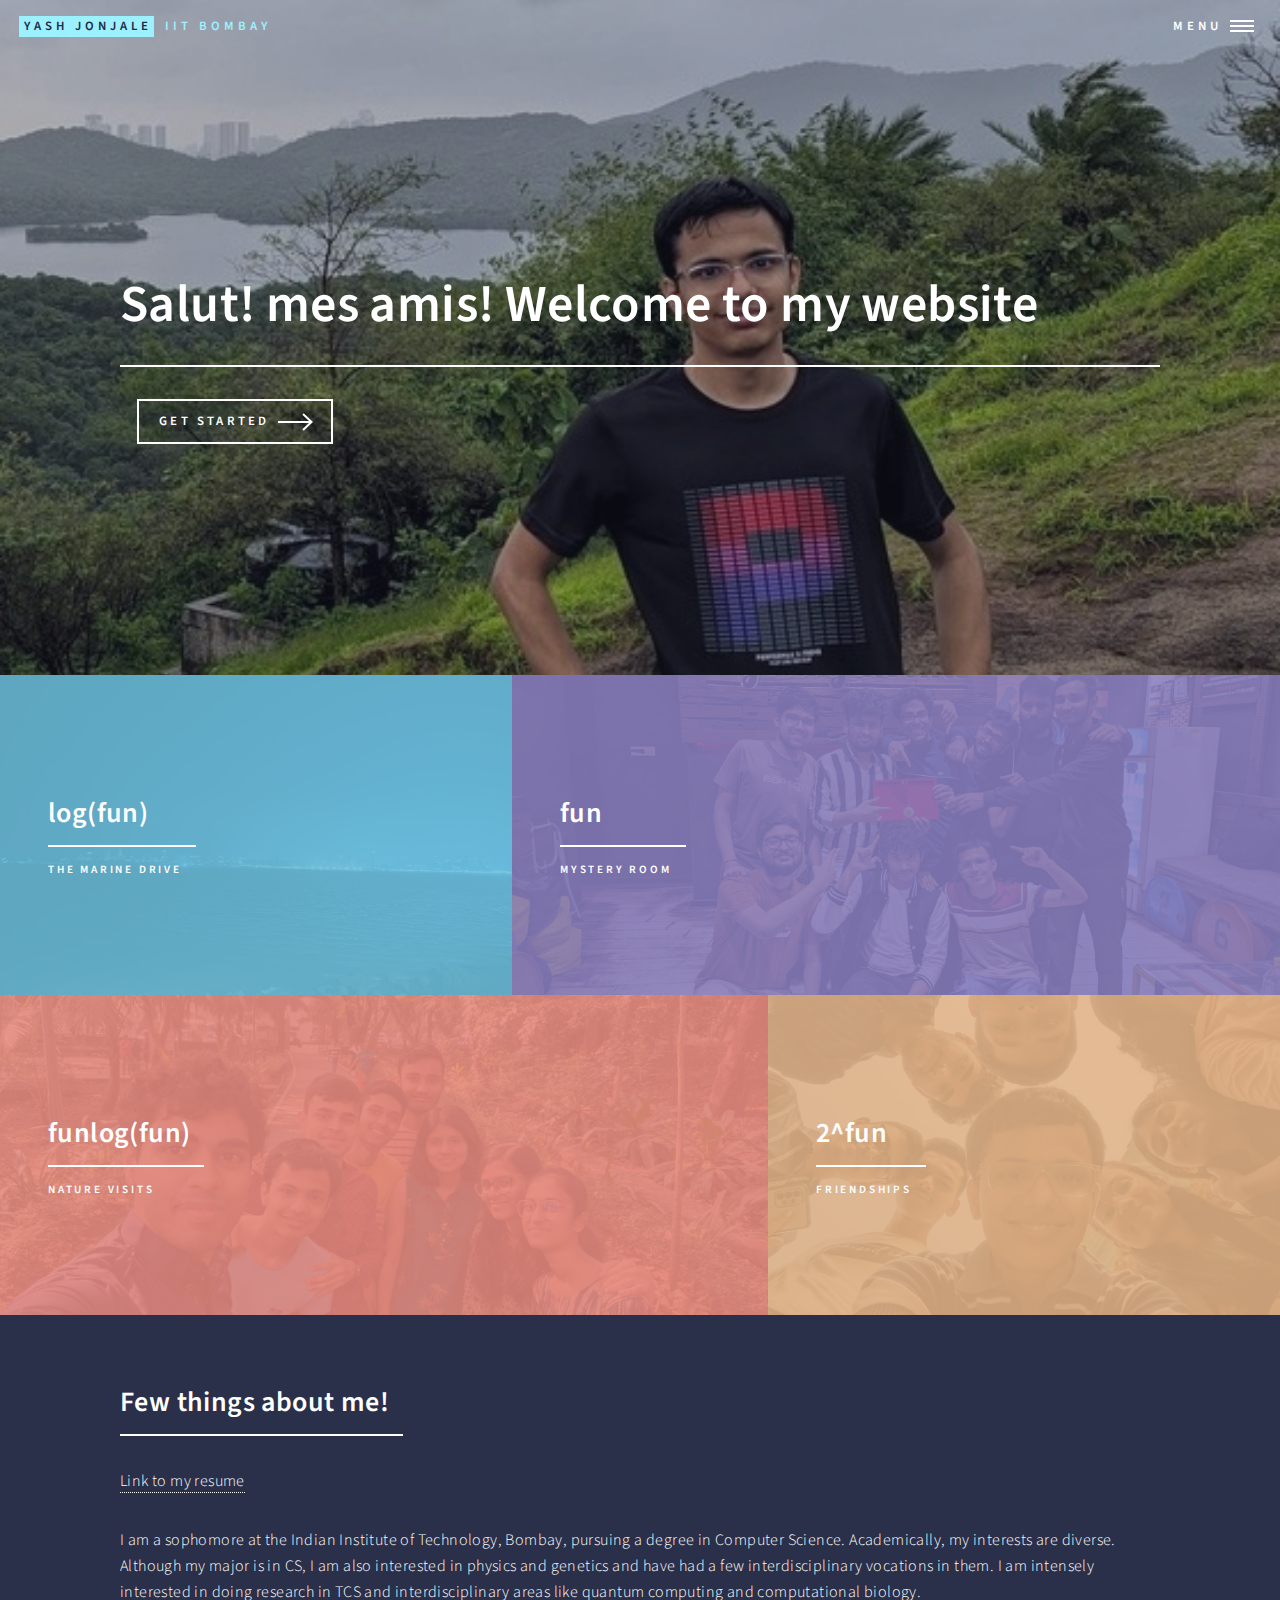
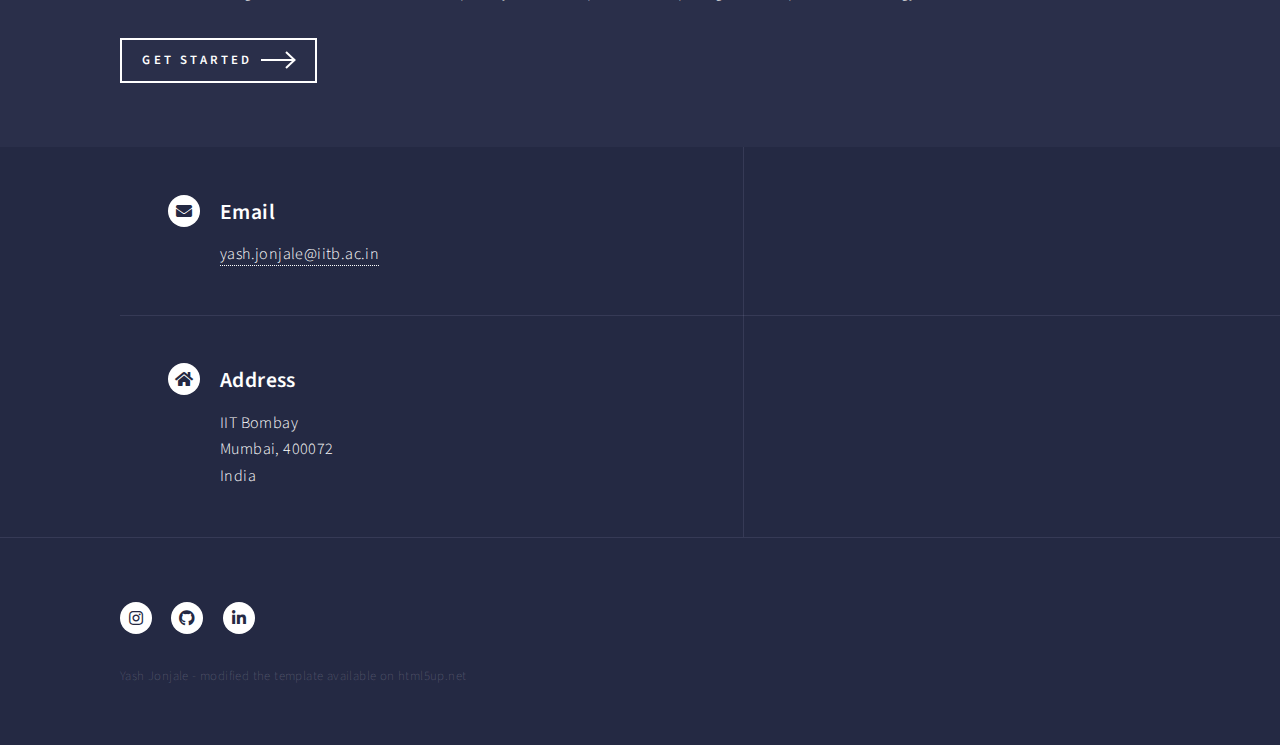
<file: index.html>
<!DOCTYPE HTML>
<!--
	Forty by HTML5 UP
	html5up.net | @ajlkn
	Free for personal and commercial use under the CCA 3.0 license (html5up.net/license)
-->
<html>
	<head>
		<title>Yash Jonjale</title>
		<link rel="canonical" href="https://www.cse.iitb.ac.in/~yashjonjale">
		<meta charset="utf-8" />
		<meta name="description" content="This is the personal webpage of Yash Jonjale">
		<meta name="keywords" content="Yash, Jonjale">
		<meta name="viewport" content="width=device-width, initial-scale=1, user-scalable=no" />
		<!-- Example for a LocalBusiness -->
		<link rel="shortcut icon" href="http://www.cse.iitb.ac.in/images/cse-ico.ico">
		<link rel="stylesheet" href="assets/css/main.css" />
		<noscript><link rel="stylesheet" href="assets/css/noscript.css" /></noscript>
		
	</head>
	<body class="is-preload">

		<!-- Wrapper -->
			<div id="wrapper">

				<!-- Header -->
					<header id="header" class="alt">
						<a href="index.html" class="logo"><strong>Yash Jonjale</strong> <span>IIT Bombay</span></a>
						<nav>
							<a href="#menu">Menu</a>
						</nav>
					</header>

				<!-- Menu -->
					<nav id="menu">
						<ul class="links">
							<li><a href="index.html">Home</a></li>
							<li><a href="landing.html">More About Me</a></li>
							<li><a href="generic.html">Collaborations</a></li>
							<li><a href="elements.html">Projects</a></li>
						</ul>
						<ul class="actions stacked">
							<!-- <li><a href="#" class="button primary fit">Get Started</a></li>
							<li><a href="#" class="button fit">Log In</a></li> -->
						</ul>
					</nav>

				<!-- Banner -->
					<section id="banner" class="major">
						<div class="inner">
							<header class="major">
								<h1>Salut! mes amis! Welcome to my website</h1>
							</header>
							<div class="content">
								<p></p>
								<ul class="actions">
									<li><a href="#one" class="button next scrolly">Get Started</a></li>
								</ul>
							</div>
						</div>
					</section>

				<!-- Main -->
					<div id="main">

						<!-- One -->
							<section id="one" class="tiles">
								<article>
									<span class="image">
										<img src="images/web1.jpg" alt="" />
									</span>
									<header class="major">
										<h3><a href="landing.html" class="link">log(fun)</a></h3>
										<p>The Marine Drive</p>
									</header>
								</article>
								<article>
									<span class="image">
										<img src="images/web3.jpg" alt="" />
									</span>
									<header class="major">
										<h3><a href="landing.html" class="link">fun</a></h3>
										<p>Mystery room</p>
									</header>
								</article>
								<article>
									<span class="image">
										<img src="images/web4.jpg" alt="" />
									</span>
									<header class="major">
										<h3><a href="landing.html" class="link">funlog(fun)</a></h3>
										<p>Nature visits</p>
									</header>
								</article>
								<article>
									<span class="image">
										<img src="images/web5.jpg" alt="" />
									</span>
									<header class="major">
										<h3><a href="landing.html" class="link">2^fun</a></h3>
										<p>Friendships</p>
									</header>
								</article>
								<!-- <article>
									<span class="image">
										<img src="images/pic05.jpg" alt="" />
									</span>
									<header class="major">
										<h3><a href="landing.html" class="link">Consequat</a></h3>
										<p>Ipsum dolor sit amet</p>
									</header>
								</article>
								<article>
									<span class="image">
										<img src="images/pic06.jpg" alt="" />
									</span>
									<header class="major">
										<h3><a href="landing.html" class="link">Etiam</a></h3>
										<p>Feugiat amet tempus</p>
									</header>
								</article> -->
							</section>

						<!-- Two -->
							<section id="two">
								<div class="inner">
									<header class="major">
										<h2>Few things about me!</h2>
									</header>
									<p>
										<a href="https://drive.google.com/file/d/1C_FLutTeo8RIfFGYdrGmbfZHXBak5anx/view?usp=sharing">Link to my resume</a>
									</p>
									<p>
										I am a sophomore at the Indian Institute of Technology, Bombay, pursuing a degree in Computer Science. Academically, my interests are diverse. Although my major is in CS, I am also interested in physics and genetics and have had a few interdisciplinary vocations in them. I am intensely interested in doing research in TCS and interdisciplinary areas like quantum computing and computational biology. 
									</p>
									<ul class="actions">
										<li><a href="landing.html" class="button next">Get Started</a></li>
									</ul>
								</div>
							</section>

					</div>

				<!-- Contact -->
					<section id="contact">
						<div class="inner">
							<!-- <section>
								<form method="post" action="#">
									<div class="fields">
										<div class="field half">
											<label for="name">Name</label>
											<input type="text" name="name" id="name" />
										</div>
										<div class="field half">
											<label for="email">Email</label>
											<input type="text" name="email" id="email" />
										</div>
										<div class="field">
											<label for="message">Message</label>
											<textarea name="message" id="message" rows="6"></textarea>
										</div>
									</div>
									<ul class="actions">
										<li><input type="submit" value="Send Message" class="primary" /></li>
										<li><input type="reset" value="Clear" /></li>
									</ul>
								</form>
							</section> -->
							<section class="split">
								<section>
									<div class="contact-method">
										<span class="icon solid alt fa-envelope"></span>
										<h3>Email</h3>
										<a href="#">yash.jonjale@iitb.ac.in</a>
									</div>
								</section>
								<section>
									<div class="contact-method">
										<span class="icon solid alt fa-home"></span>
										<h3>Address</h3>
										<span>IIT Bombay<br />
										Mumbai, 400072<br />
										India</span>
									</div>
								</section>
							</section>
						</div>
					</section>

				<!-- Footer -->
					<footer id="footer">
						<div class="inner">
							<ul class="icons">
								<!-- <li><a href="#" class="icon brands alt fa-twitter"><span class="label">Twitter</span></a></li>
								<li><a href="#" class="icon brands alt fa-facebook-f"><span class="label">Facebook</span></a></li> -->
								<li><a href="https://www.instagram.com/yashjonjale/" class="icon brands alt fa-instagram"><span class="label">Instagram</span></a></li>
								<li><a href="https://github.com/yashjonjale" class="icon brands alt fa-github"><span class="label">GitHub</span></a></li>
								<li><a href="https://www.linkedin.com/in/yash-jonjale-iitb/" class="icon brands alt fa-linkedin-in"><span class="label">LinkedIn</span></a></li>
							</ul>
							<ul class="copyright">
								<li>Yash Jonjale - modified the template available on html5up.net</li>
							</ul>
						</div>
					</footer>

			</div>

		<!-- Scripts -->
			<script src="assets/js/jquery.min.js"></script>
			<script src="assets/js/jquery.scrolly.min.js"></script>
			<script src="assets/js/jquery.scrollex.min.js"></script>
			<script src="assets/js/browser.min.js"></script>
			<script src="assets/js/breakpoints.min.js"></script>
			<script src="assets/js/util.js"></script>
			<script src="assets/js/main.js"></script>

	</body>
</html>
</file>
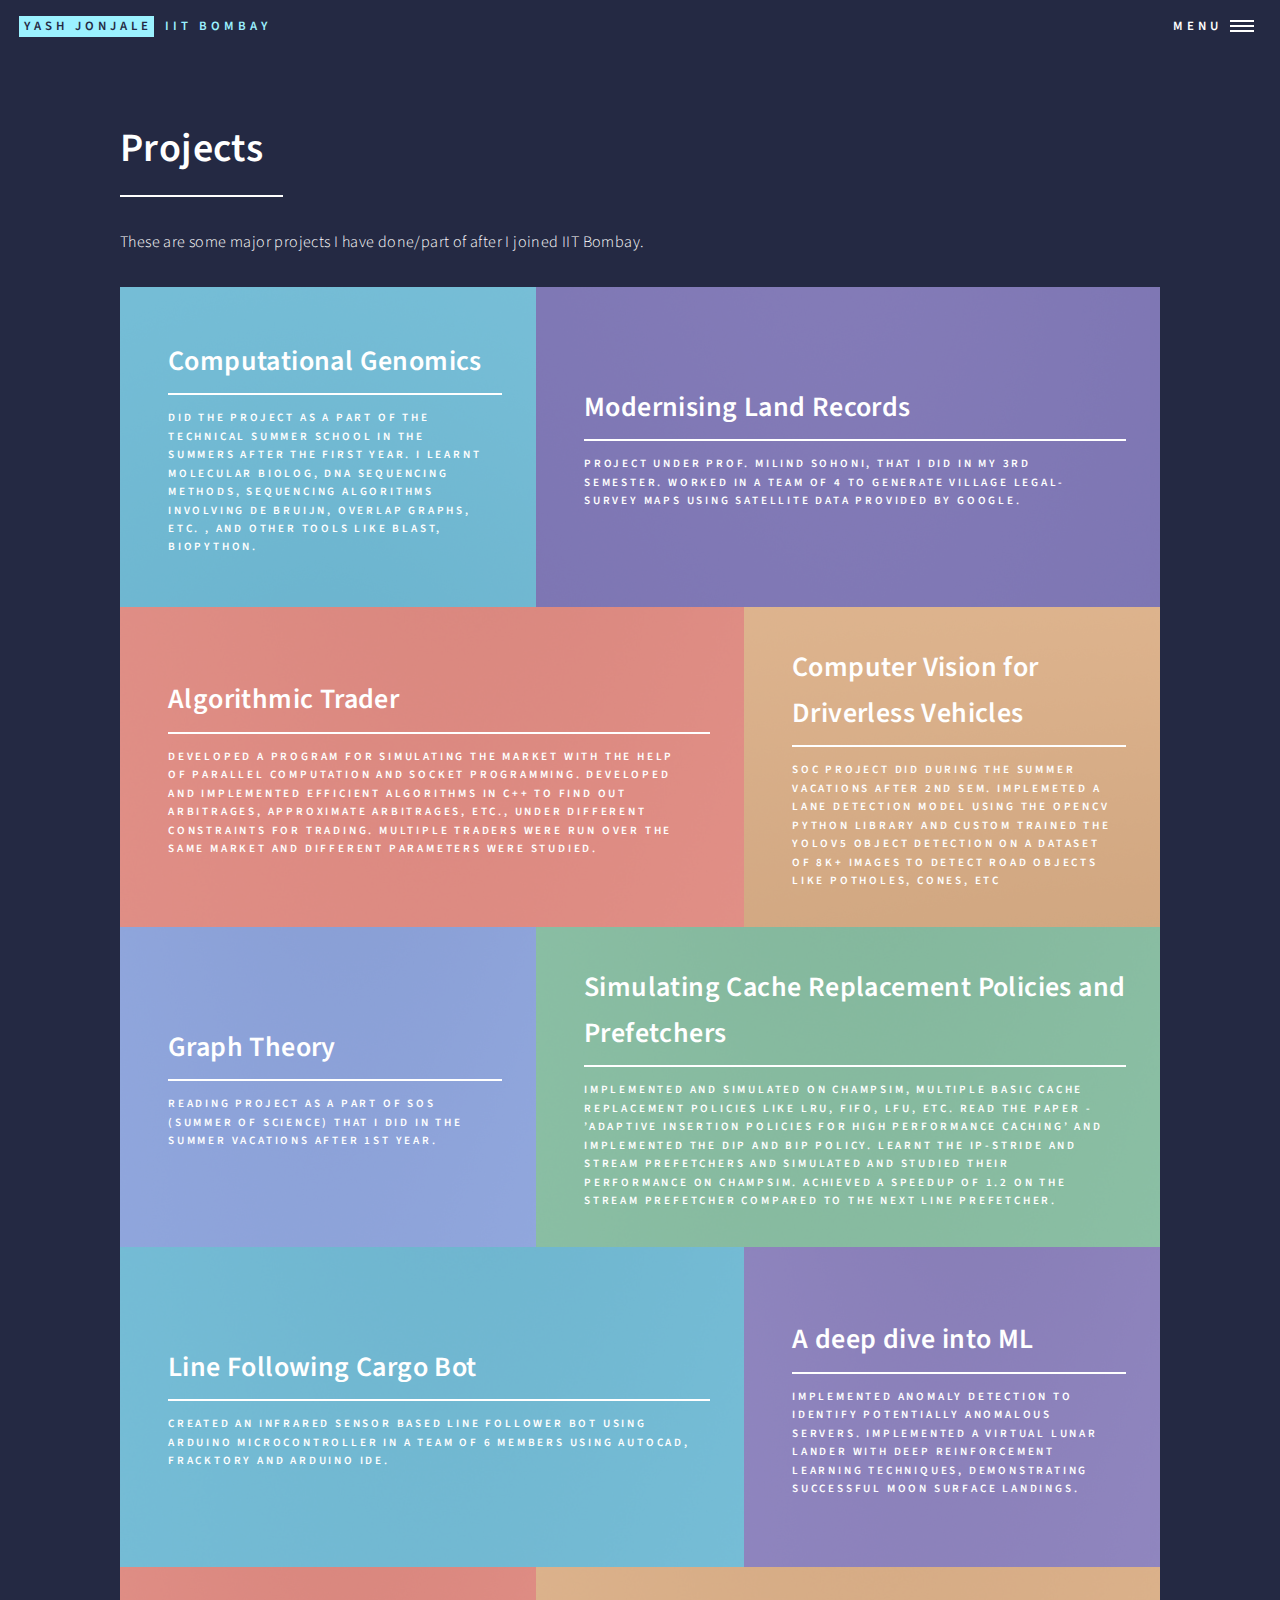
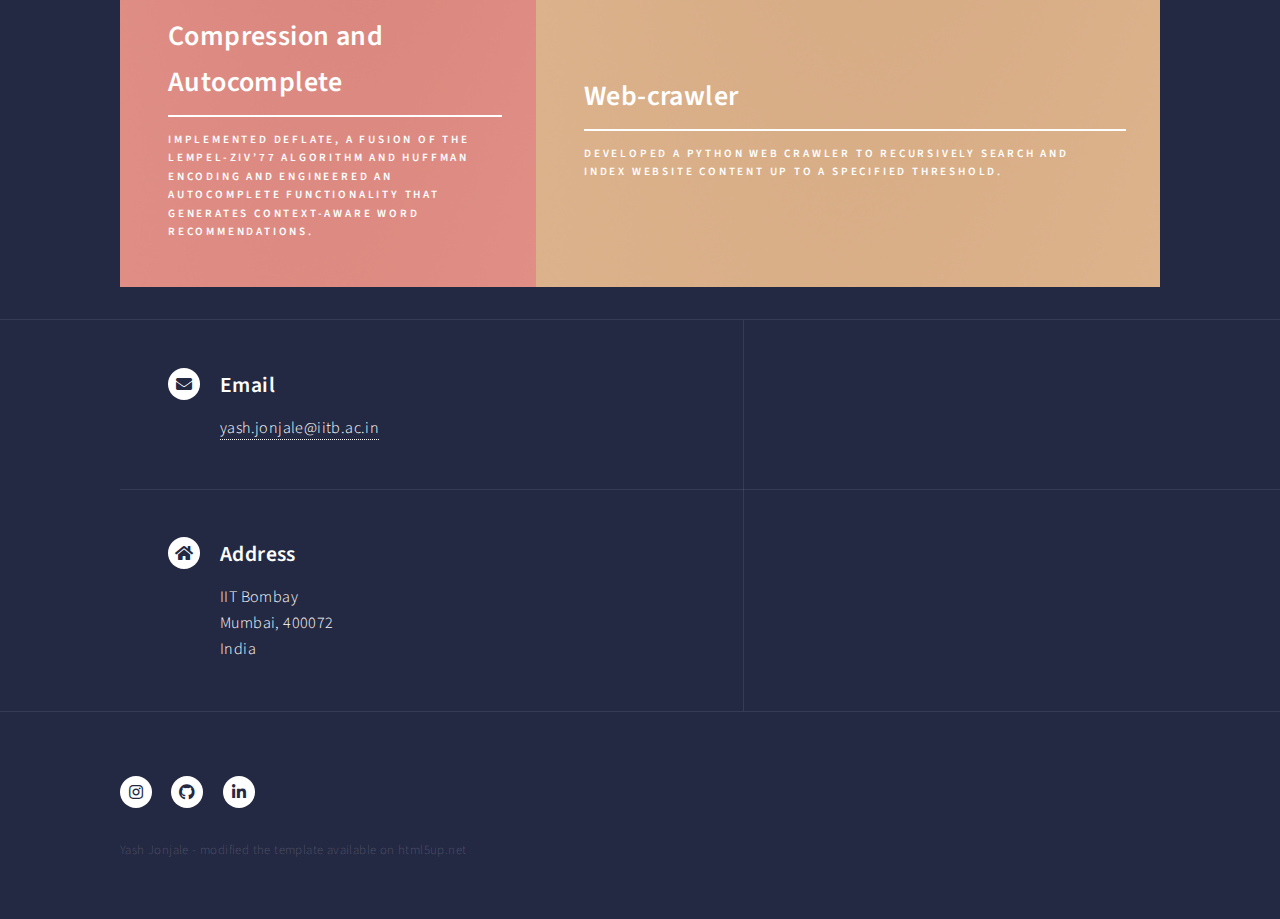
<file: elements.html>
<!DOCTYPE HTML>
<!--
	Forty by HTML5 UP
	html5up.net | @ajlkn
	Free for personal and commercial use under the CCA 3.0 license (html5up.net/license)
-->
<html>
	<head>
		<title>Projects</title>
		<meta charset="utf-8" />
		<meta name="viewport" content="width=device-width, initial-scale=1, user-scalable=no" />
		<link rel="stylesheet" href="assets/css/main.css" />
		<noscript><link rel="stylesheet" href="assets/css/noscript.css" /></noscript>
	</head>
	<body class="is-preload">

		<!-- Wrapper -->
			<div id="wrapper">

				<!-- Header -->
				<header id="header" class="alt">
					<a href="index.html" class="logo"><strong>Yash Jonjale</strong> <span>IIT Bombay</span></a>
					<nav>
						<a href="#menu">Menu</a>
					</nav>
				</header>

			<!-- Menu -->
				<nav id="menu">
					<ul class="links">
						<li><a href="index.html">Home</a></li>
						<li><a href="landing.html">More About Me</a></li>
						<li><a href="generic.html">Collaborations</a></li>
						<li><a href="elements.html">Projects</a></li>
					</ul>
					<ul class="actions stacked">
						<!-- <li><a href="#" class="button primary fit">Get Started</a></li>
						<li><a href="#" class="button fit">Log In</a></li> -->
					</ul>
				</nav>
				<!-- Main -->
					<div id="main" class="alt">

						<!-- One -->
							<section id="one">
								<div class="inner">
									<header class="major">
										<h1>Projects</h1>
									</header>

									<!-- Content -->
										<!-- <h2 id="content">Sample Content</h2> -->
										<p>These are some major projects I have done/part of after I joined IIT Bombay.</p>
										
										
										
										
										<div id="main">

											<!-- One -->
												<section id="one" class="tiles">
													<article>
														<span class="image">
															<img src="images/pic01.jpg" alt="" />
														</span>
														<header class="major">
															<h3><a href="landing.html" class="link">Computational Genomics</a></h3>
															<p>Did the project as a part of the Technical Summer School in the summers after the first year. I Learnt molecular biolog, DNA sequencing methods, sequencing algorithms involving de bruijn, overlap graphs, etc. , and other tools like BLAST, Biopython.</p>
														</header>
													</article>
													<article>
														<span class="image">
															<img src="images/pic02.jpg" alt="" />
														</span>
														<header class="major">
															<h3><a href="landing.html" class="link">Modernising Land Records</a></h3>
															<p>Project under Prof. Milind Sohoni, that I did in my 3rd semester. Worked in a team of 4 to generate village legal-survey maps using satellite data provided by Google. </p>
														</header>
													</article>
													<article>
														<span class="image">
															<img src="images/pic04.jpg" alt="" />
														</span>
														<header class="major">
															<h3><a href="landing.html" class="link">Algorithmic Trader</a></h3>
															<p>
																Developed a program for simulating the market with the help of parallel computation and socket programming. Developed and implemented efficient algorithms in C++ to find out arbitrages, approximate arbitrages, etc., under different constraints for trading. Multiple traders were run over the same market and different parameters were studied.
															</p>
														</header>
													</article>
													<article>
														<span class="image">
															<img src="images/pic03.jpg" alt="" />
														</span>
														<header class="major">
															<h3><a href="landing.html" class="link">Computer Vision for Driverless Vehicles</a></h3>
															<p>SOC project did during the summer vacations after 2nd sem. Implemeted a lane detection model using the OpenCV Python library and custom trained the YOLOv5 object detection on a dataset of 8k+ images to detect road objects like potholes, cones, etc </p>
														</header>
													</article>
													<article>
														<span class="image">
															<img src="images/pic04.jpg" alt="" />
														</span>
														<header class="major">
															<h3><a href="landing.html" class="link">Graph Theory</a></h3>
															<p>Reading project as a part of SOS (Summer of Science) that I did in the summer vacations after 1st year.</p>
														</header>
													</article>
													<article>
														<span class="image">
															<img src="images/pic04.jpg" alt="" />
														</span>
														<header class="major">
															<h3><a href="landing.html" class="link">Simulating Cache Replacement Policies and Prefetchers</a></h3>
															<p>
																Implemented and simulated on ChampSim, multiple basic cache replacement policies like LRU, FIFO, LFU, etc. Read the paper - ’Adaptive insertion policies for high performance caching’ and implemented the DIP and BIP policy. Learnt the IP-stride and stream prefetchers and simulated and studied their performance on Champsim. Achieved a speedup of 1.2 on the stream prefetcher compared to the next line prefetcher.
															</p>
														
														</header>
													</article>
													<article>
														<span class="image">
															<img src="images/pic04.jpg" alt="" />
														</span>
														<header class="major">
															<h3><a href="landing.html" class="link">Line Following Cargo Bot</a></h3>
															<p> 
																Created an infrared sensor based line follower bot using Arduino microcontroller in a team of 6 members using AutoCAD, Fracktory and Arduino IDE.
															</p>
														</header>
													</article>
													<article>
														<span class="image">
															<img src="images/pic04.jpg" alt="" />
														</span>
														<header class="major">
															<h3><a href="landing.html" class="link">A deep dive into ML</a></h3>
															<p>
																Implemented Anomaly detection to identify potentially anomalous servers. Implemented a virtual lunar lander with deep reinforcement learning techniques, demonstrating successful moon surface landings.
															</p>
														</header>
													</article>
													<article>
														<span class="image">
															<img src="images/pic04.jpg" alt="" />
														</span>
														<header class="major">
															<h3><a href="landing.html" class="link">Compression and Autocomplete</a></h3>
														<p>Implemented DEFLATE, a fusion of the Lempel-Ziv’77 Algorithm and Huffman encoding and Engineered an autocomplete functionality that generates context-aware word recommendations.</p>
														</header>
													</article>
													<article>
														<span class="image">
															<img src="images/pic04.jpg" alt="" />
														</span>
														<header class="major">
															<h3><a href="landing.html" class="link">Web-crawler</a></h3>
															<p>
																Developed a Python Web Crawler to recursively search and index website content up to a specified threshold.
															</p>
														</header>
													</article>

													<!-- <article>
														<span class="image">
															<img src="images/pic03.jpg" alt="" />
														</span>
														<header class="major">
															<h3><a href="landing.html" class="link">funlog(fun)</a></h3>
															<p>Nature visits</p>
														</header>
													</article>
													<article>
														<span class="image">
															<img src="images/pic04.jpg" alt="" />
														</span>
														<header class="major">
															<h3><a href="landing.html" class="link">2^fun</a></h3>
															<p>Friendships</p>
														</header>
													</article> -->
													<!-- <article>
														<span class="image">
															<img src="images/pic05.jpg" alt="" />
														</span>
														<header class="major">
															<h3><a href="landing.html" class="link">Consequat</a></h3>
															<p>Ipsum dolor sit amet</p>
														</header>
													</article>
													<article>
														<span class="image">
															<img src="images/pic06.jpg" alt="" />
														</span>
														<header class="major">
															<h3><a href="landing.html" class="link">Etiam</a></h3>
															<p>Feugiat amet tempus</p>
														</header>
													</article> -->
												</section>
					
											<!-- Two
												<section id="two">
													<div class="inner">
														<header class="major">
															<h2>Few things about me!</h2>
														</header>
														<p>
															I am a sophomore at the Indian Institute of Technology, Bombay, pursuing a degree in Computer Science. Academically, my interests are diverse. Although my major is in CS, I am also interested in physics and genetics and have had a few interdisciplinary vocations in them. I am intensely interested in doing research in TCS and interdisciplinary areas like quantum computing and computational biology. 
														</p>
														<ul class="actions">
															<li><a href="landing.html" class="button next">Get Started</a></li>
														</ul>
													</div>
												</section> -->
					
										</div>
										
										
										
										
										
	

								

				
								</div>
							</section>

					</div>

				<!-- Contact -->
				<section id="contact">
					<div class="inner">
						<!-- <section>
							<form method="post" action="#">
								<div class="fields">
									<div class="field half">
										<label for="name">Name</label>
										<input type="text" name="name" id="name" />
									</div>
									<div class="field half">
										<label for="email">Email</label>
										<input type="text" name="email" id="email" />
									</div>
									<div class="field">
										<label for="message">Message</label>
										<textarea name="message" id="message" rows="6"></textarea>
									</div>
								</div>
								<ul class="actions">
									<li><input type="submit" value="Send Message" class="primary" /></li>
									<li><input type="reset" value="Clear" /></li>
								</ul>
							</form>
						</section> -->
						<section class="split">
							<section>
								<div class="contact-method">
									<span class="icon solid alt fa-envelope"></span>
									<h3>Email</h3>
									<a href="#">yash.jonjale@iitb.ac.in</a>
								</div>
							</section>
							<section>
								<div class="contact-method">
									<span class="icon solid alt fa-home"></span>
									<h3>Address</h3>
									<span>IIT Bombay<br />
									Mumbai, 400072<br />
									India</span>
								</div>
							</section>
						</section>
					</div>
				</section>

			<!-- Footer -->
				<footer id="footer">
					<div class="inner">
						<ul class="icons">
							<!-- <li><a href="#" class="icon brands alt fa-twitter"><span class="label">Twitter</span></a></li>
							<li><a href="#" class="icon brands alt fa-facebook-f"><span class="label">Facebook</span></a></li> -->
							<li><a href="https://www.instagram.com/yashjonjale/" class="icon brands alt fa-instagram"><span class="label">Instagram</span></a></li>
							<li><a href="https://github.com/yashjonjale" class="icon brands alt fa-github"><span class="label">GitHub</span></a></li>
							<li><a href="https://www.linkedin.com/in/yash-jonjale-iitb/" class="icon brands alt fa-linkedin-in"><span class="label">LinkedIn</span></a></li>
						</ul>
						<ul class="copyright">
							<li>Yash Jonjale - modified the template available on html5up.net</li>
						</ul>
					</div>
				</footer>

			</div>

		<!-- Scripts -->
			<script src="assets/js/jquery.min.js"></script>
			<script src="assets/js/jquery.scrolly.min.js"></script>
			<script src="assets/js/jquery.scrollex.min.js"></script>
			<script src="assets/js/browser.min.js"></script>
			<script src="assets/js/breakpoints.min.js"></script>
			<script src="assets/js/util.js"></script>
			<script src="assets/js/main.js"></script>

	</body>
</html>
</file>
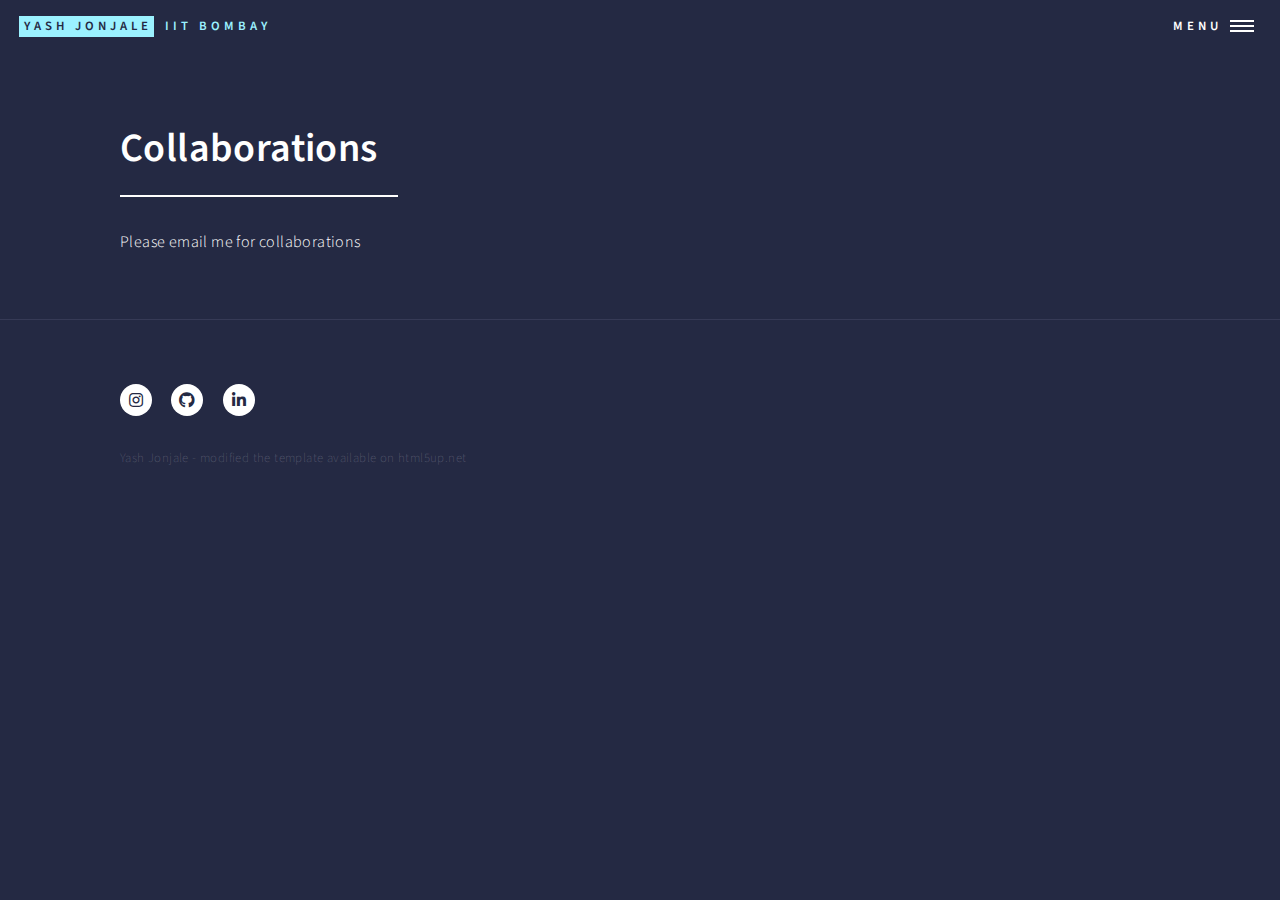
<file: generic.html>
<!DOCTYPE HTML>
<!--
	Forty by HTML5 UP
	html5up.net | @ajlkn
	Free for personal and commercial use under the CCA 3.0 license (html5up.net/license)
-->
<html>
	<head>
		<title>Collaborations</title>
		<meta charset="utf-8" />
		<meta name="viewport" content="width=device-width, initial-scale=1, user-scalable=no" />
		<link rel="stylesheet" href="assets/css/main.css" />
		<noscript><link rel="stylesheet" href="assets/css/noscript.css" /></noscript>
	</head>
	<body class="is-preload">

		<!-- Wrapper -->
			<div id="wrapper">
<!-- Header -->
				<header id="header" class="alt">
					<a href="index.html" class="logo"><strong>Yash Jonjale</strong> <span>IIT Bombay</span></a>
					<nav>
						<a href="#menu">Menu</a>
					</nav>
				</header>

				<!-- Menu -->
				<nav id="menu">
					<ul class="links">
						<li><a href="index.html">Home</a></li>
						<li><a href="landing.html">More About Me</a></li>
						<li><a href="generic.html">Collaborations</a></li>
						<li><a href="elements.html">Projects</a></li>
					</ul>
					<ul class="actions stacked">
						<!-- <li><a href="#" class="button primary fit">Get Started</a></li>
						<li><a href="#" class="button fit">Log In</a></li> -->
					</ul>
				</nav>
				<!-- Main -->
					<div id="main" class="alt">

						<!-- One -->
							<section id="one">
								<div class="inner">
									<header class="major">
										<h1>Collaborations</h1>
									</header>
									
									<p>
										Please email me for collaborations
									</p>

								</div>
							</section>

					</div>

				<!-- Contact -->
				<!-- <section id="contact">
					<div class="inner">
						 <section>
							<form method="post" action="#">
								<div class="fields">
									<div class="field half">
										<label for="name">Name</label>
										<input type="text" name="name" id="name" />
									</div>
									<div class="field half">
										<label for="email">Email</label>
										<input type="text" name="email" id="email" />
									</div>
									<div class="field">
										<label for="message">Message</label>
										<textarea name="message" id="message" rows="6"></textarea>
									</div>
								</div>
								<ul class="actions">
									<li><input type="submit" value="Send Message" class="primary" /></li>
									<li><input type="reset" value="Clear" /></li>
								</ul>
							</form>
						</section> -->
						<!-- <section class="split">
							<section>
								<div class="contact-method">
									<span class="icon solid alt fa-envelope"></span>
									<h3>Email</h3>
									<a href="#">yash.jonjale@iitb.ac.in</a>
								</div>
							</section>
							<section>
								<div class="contact-method">
									<span class="icon solid alt fa-home"></span>
									<h3>Address</h3>
									<span>IIT Bombay<br />
									Mumbai, 400055<br />
									India</span>
								</div>
							</section> -->
						<!-- </section>
					</div>
				</section> --> 

			<!-- Footer -->
				<footer id="footer">
					<div class="inner">
						<ul class="icons">
							<!-- <li><a href="#" class="icon brands alt fa-twitter"><span class="label">Twitter</span></a></li>
							<li><a href="#" class="icon brands alt fa-facebook-f"><span class="label">Facebook</span></a></li> -->
							<li><a href="https://www.instagram.com/yashjonjale/" class="icon brands alt fa-instagram"><span class="label">Instagram</span></a></li>
							<li><a href="https://github.com/yashjonjale" class="icon brands alt fa-github"><span class="label">GitHub</span></a></li>
							<li><a href="https://www.linkedin.com/in/yash-jonjale-iitb/" class="icon brands alt fa-linkedin-in"><span class="label">LinkedIn</span></a></li>
						</ul>
						<ul class="copyright">
							<li>Yash Jonjale - modified the template available on html5up.net</li>
						</ul>
					</div>
				</footer>

			</div>

		<!-- Scripts -->
			<script src="assets/js/jquery.min.js"></script>
			<script src="assets/js/jquery.scrolly.min.js"></script>
			<script src="assets/js/jquery.scrollex.min.js"></script>
			<script src="assets/js/browser.min.js"></script>
			<script src="assets/js/breakpoints.min.js"></script>
			<script src="assets/js/util.js"></script>
			<script src="assets/js/main.js"></script>

	</body>
</html>
</file>
<file: assets/css/noscript.css>
/*
	Forty by HTML5 UP
	html5up.net | @ajlkn
	Free for personal and commercial use under the CCA 3.0 license (html5up.net/license)
*/

/* Banner */

	body.is-preload #banner:after {
		opacity: 0.85;
	}

	body.is-preload #banner > .inner {
		-moz-filter: none;
		-webkit-filter: none;
		-ms-filter: none;
		filter: none;
		-moz-transform: none;
		-webkit-transform: none;
		-ms-transform: none;
		transform: none;
		opacity: 1;
	}
</file>
<file: assets/css/main.css>
@import url(fontawesome-all.min.css);
@import url("https://fonts.googleapis.com/css?family=Source+Sans+Pro:300,300italic,600,600italic");

/*
	Forty by HTML5 UP
	html5up.net | @ajlkn
	Free for personal and commercial use under the CCA 3.0 license (html5up.net/license)
*/

html, body, div, span, applet, object,
iframe, h1, h2, h3, h4, h5, h6, p, blockquote,
pre, a, abbr, acronym, address, big, cite,
code, del, dfn, em, img, ins, kbd, q, s, samp,
small, strike, strong, sub, sup, tt, var, b,
u, i, center, dl, dt, dd, ol, ul, li, fieldset,
form, label, legend, table, caption, tbody,
tfoot, thead, tr, th, td, article, aside,
canvas, details, embed, figure, figcaption,
footer, header, hgroup, menu, nav, output, ruby,
section, summary, time, mark, audio, video {
	margin: 0;
	padding: 0;
	border: 0;
	font-size: 100%;
	font: inherit;
	vertical-align: baseline;}

article, aside, details, figcaption, figure,
footer, header, hgroup, menu, nav, section {
	display: block;}

body {
	line-height: 1;
}

ol, ul {
	list-style: none;
}

blockquote, q {
	quotes: none;
}

	blockquote:before, blockquote:after, q:before, q:after {
		content: '';
		content: none;
	}

table {
	border-collapse: collapse;
	border-spacing: 0;
}

body {
	-webkit-text-size-adjust: none;
}

mark {
	background-color: transparent;
	color: inherit;
}

input::-moz-focus-inner {
	border: 0;
	padding: 0;
}

input, select, textarea {
	-moz-appearance: none;
	-webkit-appearance: none;
	-ms-appearance: none;
	appearance: none;
}

/* Basic */

	@-ms-viewport {
		width: device-width;
	}

	body {
		-ms-overflow-style: scrollbar;
	}

	@media screen and (max-width: 480px) {

		html, body {
			min-width: 320px;
		}

	}

	html {
		box-sizing: border-box;
	}

	*, *:before, *:after {
		box-sizing: inherit;
	}

	body {
		background: #242943;
	}

		body.is-preload *, body.is-preload *:before, body.is-preload *:after {
			-moz-animation: none !important;
			-webkit-animation: none !important;
			-ms-animation: none !important;
			animation: none !important;
			-moz-transition: none !important;
			-webkit-transition: none !important;
			-ms-transition: none !important;
			transition: none !important;
		}

/* Type */

	body, input, select, textarea {
		color: #ffffff;
		font-family: "Source Sans Pro", Helvetica, sans-serif;
		font-size: 17pt;
		font-weight: 300;
		letter-spacing: 0.025em;
		line-height: 1.65;
	}

		@media screen and (max-width: 1680px) {

			body, input, select, textarea {
				font-size: 14pt;
			}

		}

		@media screen and (max-width: 1280px) {

			body, input, select, textarea {
				font-size: 12pt;
			}

		}

		@media screen and (max-width: 360px) {

			body, input, select, textarea {
				font-size: 11pt;
			}

		}

	a {
		-moz-transition: color 0.2s ease-in-out, border-bottom-color 0.2s ease-in-out;
		-webkit-transition: color 0.2s ease-in-out, border-bottom-color 0.2s ease-in-out;
		-ms-transition: color 0.2s ease-in-out, border-bottom-color 0.2s ease-in-out;
		transition: color 0.2s ease-in-out, border-bottom-color 0.2s ease-in-out;
		border-bottom: dotted 1px;
		color: inherit;
		text-decoration: none;
	}

		a:hover {
			border-bottom-color: transparent;
			color: #9bf1ff !important;
		}

		a:active {
			color: #53e3fb !important;
		}

	strong, b {
		color: #ffffff;
		font-weight: 600;
	}

	em, i {
		font-style: italic;
	}

	p {
		margin: 0 0 2em 0;
	}

	h1, h2, h3, h4, h5, h6 {
		color: #ffffff;
		font-weight: 600;
		line-height: 1.65;
		margin: 0 0 1em 0;
	}

		h1 a, h2 a, h3 a, h4 a, h5 a, h6 a {
			color: inherit;
			border-bottom: 0;
		}

	h1 {
		font-size: 2.5em;
	}

	h2 {
		font-size: 1.75em;
	}

	h3 {
		font-size: 1.35em;
	}

	h4 {
		font-size: 1.1em;
	}

	h5 {
		font-size: 0.9em;
	}

	h6 {
		font-size: 0.7em;
	}

	@media screen and (max-width: 736px) {

		h1 {
			font-size: 2em;
		}

		h2 {
			font-size: 1.5em;
		}

		h3 {
			font-size: 1.25em;
		}

	}

	sub {
		font-size: 0.8em;
		position: relative;
		top: 0.5em;
	}

	sup {
		font-size: 0.8em;
		position: relative;
		top: -0.5em;
	}

	blockquote {
		border-left: solid 4px rgba(212, 212, 255, 0.1);
		font-style: italic;
		margin: 0 0 2em 0;
		padding: 0.5em 0 0.5em 2em;
	}

	code {
		background: rgba(212, 212, 255, 0.035);
		font-family: "Courier New", monospace;
		font-size: 0.9em;
		margin: 0 0.25em;
		padding: 0.25em 0.65em;
	}

	pre {
		-webkit-overflow-scrolling: touch;
		font-family: "Courier New", monospace;
		font-size: 0.9em;
		margin: 0 0 2em 0;
	}

		pre code {
			display: block;
			line-height: 1.75;
			padding: 1em 1.5em;
			overflow-x: auto;
		}

	hr {
		border: 0;
		border-bottom: solid 1px rgba(212, 212, 255, 0.1);
		margin: 2em 0;
	}

		hr.major {
			margin: 3em 0;
		}

	.align-left {
		text-align: left;
	}

	.align-center {
		text-align: center;
	}

	.align-right {
		text-align: right;
	}

/* Row */

	.row {
		display: flex;
		flex-wrap: wrap;
		box-sizing: border-box;
		align-items: stretch;
	}

		.row > * {
			box-sizing: border-box;
		}

		.row.gtr-uniform > * > :last-child {
			margin-bottom: 0;
		}

		.row.aln-left {
			justify-content: flex-start;
		}

		.row.aln-center {
			justify-content: center;
		}

		.row.aln-right {
			justify-content: flex-end;
		}

		.row.aln-top {
			align-items: flex-start;
		}

		.row.aln-middle {
			align-items: center;
		}

		.row.aln-bottom {
			align-items: flex-end;
		}

		.row > .imp {
			order: -1;
		}

		.row > .col-1 {
			width: 8.33333%;
		}

		.row > .off-1 {
			margin-left: 8.33333%;
		}

		.row > .col-2 {
			width: 16.66667%;
		}

		.row > .off-2 {
			margin-left: 16.66667%;
		}

		.row > .col-3 {
			width: 25%;
		}

		.row > .off-3 {
			margin-left: 25%;
		}

		.row > .col-4 {
			width: 33.33333%;
		}

		.row > .off-4 {
			margin-left: 33.33333%;
		}

		.row > .col-5 {
			width: 41.66667%;
		}

		.row > .off-5 {
			margin-left: 41.66667%;
		}

		.row > .col-6 {
			width: 50%;
		}

		.row > .off-6 {
			margin-left: 50%;
		}

		.row > .col-7 {
			width: 58.33333%;
		}

		.row > .off-7 {
			margin-left: 58.33333%;
		}

		.row > .col-8 {
			width: 66.66667%;
		}

		.row > .off-8 {
			margin-left: 66.66667%;
		}

		.row > .col-9 {
			width: 75%;
		}

		.row > .off-9 {
			margin-left: 75%;
		}

		.row > .col-10 {
			width: 83.33333%;
		}

		.row > .off-10 {
			margin-left: 83.33333%;
		}

		.row > .col-11 {
			width: 91.66667%;
		}

		.row > .off-11 {
			margin-left: 91.66667%;
		}

		.row > .col-12 {
			width: 100%;
		}

		.row > .off-12 {
			margin-left: 100%;
		}

		.row.gtr-0 {
			margin-top: 0;
			margin-left: 0em;
		}

			.row.gtr-0 > * {
				padding: 0 0 0 0em;
			}

			.row.gtr-0.gtr-uniform {
				margin-top: 0em;
			}

				.row.gtr-0.gtr-uniform > * {
					padding-top: 0em;
				}

		.row.gtr-25 {
			margin-top: 0;
			margin-left: -0.5em;
		}

			.row.gtr-25 > * {
				padding: 0 0 0 0.5em;
			}

			.row.gtr-25.gtr-uniform {
				margin-top: -0.5em;
			}

				.row.gtr-25.gtr-uniform > * {
					padding-top: 0.5em;
				}

		.row.gtr-50 {
			margin-top: 0;
			margin-left: -1em;
		}

			.row.gtr-50 > * {
				padding: 0 0 0 1em;
			}

			.row.gtr-50.gtr-uniform {
				margin-top: -1em;
			}

				.row.gtr-50.gtr-uniform > * {
					padding-top: 1em;
				}

		.row {
			margin-top: 0;
			margin-left: -2em;
		}

			.row > * {
				padding: 0 0 0 2em;
			}

			.row.gtr-uniform {
				margin-top: -2em;
			}

				.row.gtr-uniform > * {
					padding-top: 2em;
				}

		.row.gtr-150 {
			margin-top: 0;
			margin-left: -3em;
		}

			.row.gtr-150 > * {
				padding: 0 0 0 3em;
			}

			.row.gtr-150.gtr-uniform {
				margin-top: -3em;
			}

				.row.gtr-150.gtr-uniform > * {
					padding-top: 3em;
				}

		.row.gtr-200 {
			margin-top: 0;
			margin-left: -4em;
		}

			.row.gtr-200 > * {
				padding: 0 0 0 4em;
			}

			.row.gtr-200.gtr-uniform {
				margin-top: -4em;
			}

				.row.gtr-200.gtr-uniform > * {
					padding-top: 4em;
				}

		@media screen and (max-width: 1680px) {

			.row {
				display: flex;
				flex-wrap: wrap;
				box-sizing: border-box;
				align-items: stretch;
			}

				.row > * {
					box-sizing: border-box;
				}

				.row.gtr-uniform > * > :last-child {
					margin-bottom: 0;
				}

				.row.aln-left {
					justify-content: flex-start;
				}

				.row.aln-center {
					justify-content: center;
				}

				.row.aln-right {
					justify-content: flex-end;
				}

				.row.aln-top {
					align-items: flex-start;
				}

				.row.aln-middle {
					align-items: center;
				}

				.row.aln-bottom {
					align-items: flex-end;
				}

				.row > .imp-xlarge {
					order: -1;
				}

				.row > .col-1-xlarge {
					width: 8.33333%;
				}

				.row > .off-1-xlarge {
					margin-left: 8.33333%;
				}

				.row > .col-2-xlarge {
					width: 16.66667%;
				}

				.row > .off-2-xlarge {
					margin-left: 16.66667%;
				}

				.row > .col-3-xlarge {
					width: 25%;
				}

				.row > .off-3-xlarge {
					margin-left: 25%;
				}

				.row > .col-4-xlarge {
					width: 33.33333%;
				}

				.row > .off-4-xlarge {
					margin-left: 33.33333%;
				}

				.row > .col-5-xlarge {
					width: 41.66667%;
				}

				.row > .off-5-xlarge {
					margin-left: 41.66667%;
				}

				.row > .col-6-xlarge {
					width: 50%;
				}

				.row > .off-6-xlarge {
					margin-left: 50%;
				}

				.row > .col-7-xlarge {
					width: 58.33333%;
				}

				.row > .off-7-xlarge {
					margin-left: 58.33333%;
				}

				.row > .col-8-xlarge {
					width: 66.66667%;
				}

				.row > .off-8-xlarge {
					margin-left: 66.66667%;
				}

				.row > .col-9-xlarge {
					width: 75%;
				}

				.row > .off-9-xlarge {
					margin-left: 75%;
				}

				.row > .col-10-xlarge {
					width: 83.33333%;
				}

				.row > .off-10-xlarge {
					margin-left: 83.33333%;
				}

				.row > .col-11-xlarge {
					width: 91.66667%;
				}

				.row > .off-11-xlarge {
					margin-left: 91.66667%;
				}

				.row > .col-12-xlarge {
					width: 100%;
				}

				.row > .off-12-xlarge {
					margin-left: 100%;
				}

				.row.gtr-0 {
					margin-top: 0;
					margin-left: 0em;
				}

					.row.gtr-0 > * {
						padding: 0 0 0 0em;
					}

					.row.gtr-0.gtr-uniform {
						margin-top: 0em;
					}

						.row.gtr-0.gtr-uniform > * {
							padding-top: 0em;
						}

				.row.gtr-25 {
					margin-top: 0;
					margin-left: -0.5em;
				}

					.row.gtr-25 > * {
						padding: 0 0 0 0.5em;
					}

					.row.gtr-25.gtr-uniform {
						margin-top: -0.5em;
					}

						.row.gtr-25.gtr-uniform > * {
							padding-top: 0.5em;
						}

				.row.gtr-50 {
					margin-top: 0;
					margin-left: -1em;
				}

					.row.gtr-50 > * {
						padding: 0 0 0 1em;
					}

					.row.gtr-50.gtr-uniform {
						margin-top: -1em;
					}

						.row.gtr-50.gtr-uniform > * {
							padding-top: 1em;
						}

				.row {
					margin-top: 0;
					margin-left: -2em;
				}

					.row > * {
						padding: 0 0 0 2em;
					}

					.row.gtr-uniform {
						margin-top: -2em;
					}

						.row.gtr-uniform > * {
							padding-top: 2em;
						}

				.row.gtr-150 {
					margin-top: 0;
					margin-left: -3em;
				}

					.row.gtr-150 > * {
						padding: 0 0 0 3em;
					}

					.row.gtr-150.gtr-uniform {
						margin-top: -3em;
					}

						.row.gtr-150.gtr-uniform > * {
							padding-top: 3em;
						}

				.row.gtr-200 {
					margin-top: 0;
					margin-left: -4em;
				}

					.row.gtr-200 > * {
						padding: 0 0 0 4em;
					}

					.row.gtr-200.gtr-uniform {
						margin-top: -4em;
					}

						.row.gtr-200.gtr-uniform > * {
							padding-top: 4em;
						}

		}

		@media screen and (max-width: 1280px) {

			.row {
				display: flex;
				flex-wrap: wrap;
				box-sizing: border-box;
				align-items: stretch;
			}

				.row > * {
					box-sizing: border-box;
				}

				.row.gtr-uniform > * > :last-child {
					margin-bottom: 0;
				}

				.row.aln-left {
					justify-content: flex-start;
				}

				.row.aln-center {
					justify-content: center;
				}

				.row.aln-right {
					justify-content: flex-end;
				}

				.row.aln-top {
					align-items: flex-start;
				}

				.row.aln-middle {
					align-items: center;
				}

				.row.aln-bottom {
					align-items: flex-end;
				}

				.row > .imp-large {
					order: -1;
				}

				.row > .col-1-large {
					width: 8.33333%;
				}

				.row > .off-1-large {
					margin-left: 8.33333%;
				}

				.row > .col-2-large {
					width: 16.66667%;
				}

				.row > .off-2-large {
					margin-left: 16.66667%;
				}

				.row > .col-3-large {
					width: 25%;
				}

				.row > .off-3-large {
					margin-left: 25%;
				}

				.row > .col-4-large {
					width: 33.33333%;
				}

				.row > .off-4-large {
					margin-left: 33.33333%;
				}

				.row > .col-5-large {
					width: 41.66667%;
				}

				.row > .off-5-large {
					margin-left: 41.66667%;
				}

				.row > .col-6-large {
					width: 50%;
				}

				.row > .off-6-large {
					margin-left: 50%;
				}

				.row > .col-7-large {
					width: 58.33333%;
				}

				.row > .off-7-large {
					margin-left: 58.33333%;
				}

				.row > .col-8-large {
					width: 66.66667%;
				}

				.row > .off-8-large {
					margin-left: 66.66667%;
				}

				.row > .col-9-large {
					width: 75%;
				}

				.row > .off-9-large {
					margin-left: 75%;
				}

				.row > .col-10-large {
					width: 83.33333%;
				}

				.row > .off-10-large {
					margin-left: 83.33333%;
				}

				.row > .col-11-large {
					width: 91.66667%;
				}

				.row > .off-11-large {
					margin-left: 91.66667%;
				}

				.row > .col-12-large {
					width: 100%;
				}

				.row > .off-12-large {
					margin-left: 100%;
				}

				.row.gtr-0 {
					margin-top: 0;
					margin-left: 0em;
				}

					.row.gtr-0 > * {
						padding: 0 0 0 0em;
					}

					.row.gtr-0.gtr-uniform {
						margin-top: 0em;
					}

						.row.gtr-0.gtr-uniform > * {
							padding-top: 0em;
						}

				.row.gtr-25 {
					margin-top: 0;
					margin-left: -0.375em;
				}

					.row.gtr-25 > * {
						padding: 0 0 0 0.375em;
					}

					.row.gtr-25.gtr-uniform {
						margin-top: -0.375em;
					}

						.row.gtr-25.gtr-uniform > * {
							padding-top: 0.375em;
						}

				.row.gtr-50 {
					margin-top: 0;
					margin-left: -0.75em;
				}

					.row.gtr-50 > * {
						padding: 0 0 0 0.75em;
					}

					.row.gtr-50.gtr-uniform {
						margin-top: -0.75em;
					}

						.row.gtr-50.gtr-uniform > * {
							padding-top: 0.75em;
						}

				.row {
					margin-top: 0;
					margin-left: -1.5em;
				}

					.row > * {
						padding: 0 0 0 1.5em;
					}

					.row.gtr-uniform {
						margin-top: -1.5em;
					}

						.row.gtr-uniform > * {
							padding-top: 1.5em;
						}

				.row.gtr-150 {
					margin-top: 0;
					margin-left: -2.25em;
				}

					.row.gtr-150 > * {
						padding: 0 0 0 2.25em;
					}

					.row.gtr-150.gtr-uniform {
						margin-top: -2.25em;
					}

						.row.gtr-150.gtr-uniform > * {
							padding-top: 2.25em;
						}

				.row.gtr-200 {
					margin-top: 0;
					margin-left: -3em;
				}

					.row.gtr-200 > * {
						padding: 0 0 0 3em;
					}

					.row.gtr-200.gtr-uniform {
						margin-top: -3em;
					}

						.row.gtr-200.gtr-uniform > * {
							padding-top: 3em;
						}

		}

		@media screen and (max-width: 980px) {

			.row {
				display: flex;
				flex-wrap: wrap;
				box-sizing: border-box;
				align-items: stretch;
			}

				.row > * {
					box-sizing: border-box;
				}

				.row.gtr-uniform > * > :last-child {
					margin-bottom: 0;
				}

				.row.aln-left {
					justify-content: flex-start;
				}

				.row.aln-center {
					justify-content: center;
				}

				.row.aln-right {
					justify-content: flex-end;
				}

				.row.aln-top {
					align-items: flex-start;
				}

				.row.aln-middle {
					align-items: center;
				}

				.row.aln-bottom {
					align-items: flex-end;
				}

				.row > .imp-medium {
					order: -1;
				}

				.row > .col-1-medium {
					width: 8.33333%;
				}

				.row > .off-1-medium {
					margin-left: 8.33333%;
				}

				.row > .col-2-medium {
					width: 16.66667%;
				}

				.row > .off-2-medium {
					margin-left: 16.66667%;
				}

				.row > .col-3-medium {
					width: 25%;
				}

				.row > .off-3-medium {
					margin-left: 25%;
				}

				.row > .col-4-medium {
					width: 33.33333%;
				}

				.row > .off-4-medium {
					margin-left: 33.33333%;
				}

				.row > .col-5-medium {
					width: 41.66667%;
				}

				.row > .off-5-medium {
					margin-left: 41.66667%;
				}

				.row > .col-6-medium {
					width: 50%;
				}

				.row > .off-6-medium {
					margin-left: 50%;
				}

				.row > .col-7-medium {
					width: 58.33333%;
				}

				.row > .off-7-medium {
					margin-left: 58.33333%;
				}

				.row > .col-8-medium {
					width: 66.66667%;
				}

				.row > .off-8-medium {
					margin-left: 66.66667%;
				}

				.row > .col-9-medium {
					width: 75%;
				}

				.row > .off-9-medium {
					margin-left: 75%;
				}

				.row > .col-10-medium {
					width: 83.33333%;
				}

				.row > .off-10-medium {
					margin-left: 83.33333%;
				}

				.row > .col-11-medium {
					width: 91.66667%;
				}

				.row > .off-11-medium {
					margin-left: 91.66667%;
				}

				.row > .col-12-medium {
					width: 100%;
				}

				.row > .off-12-medium {
					margin-left: 100%;
				}

				.row.gtr-0 {
					margin-top: 0;
					margin-left: 0em;
				}

					.row.gtr-0 > * {
						padding: 0 0 0 0em;
					}

					.row.gtr-0.gtr-uniform {
						margin-top: 0em;
					}

						.row.gtr-0.gtr-uniform > * {
							padding-top: 0em;
						}

				.row.gtr-25 {
					margin-top: 0;
					margin-left: -0.375em;
				}

					.row.gtr-25 > * {
						padding: 0 0 0 0.375em;
					}

					.row.gtr-25.gtr-uniform {
						margin-top: -0.375em;
					}

						.row.gtr-25.gtr-uniform > * {
							padding-top: 0.375em;
						}

				.row.gtr-50 {
					margin-top: 0;
					margin-left: -0.75em;
				}

					.row.gtr-50 > * {
						padding: 0 0 0 0.75em;
					}

					.row.gtr-50.gtr-uniform {
						margin-top: -0.75em;
					}

						.row.gtr-50.gtr-uniform > * {
							padding-top: 0.75em;
						}

				.row {
					margin-top: 0;
					margin-left: -1.5em;
				}

					.row > * {
						padding: 0 0 0 1.5em;
					}

					.row.gtr-uniform {
						margin-top: -1.5em;
					}

						.row.gtr-uniform > * {
							padding-top: 1.5em;
						}

				.row.gtr-150 {
					margin-top: 0;
					margin-left: -2.25em;
				}

					.row.gtr-150 > * {
						padding: 0 0 0 2.25em;
					}

					.row.gtr-150.gtr-uniform {
						margin-top: -2.25em;
					}

						.row.gtr-150.gtr-uniform > * {
							padding-top: 2.25em;
						}

				.row.gtr-200 {
					margin-top: 0;
					margin-left: -3em;
				}

					.row.gtr-200 > * {
						padding: 0 0 0 3em;
					}

					.row.gtr-200.gtr-uniform {
						margin-top: -3em;
					}

						.row.gtr-200.gtr-uniform > * {
							padding-top: 3em;
						}

		}

		@media screen and (max-width: 736px) {

			.row {
				display: flex;
				flex-wrap: wrap;
				box-sizing: border-box;
				align-items: stretch;
			}

				.row > * {
					box-sizing: border-box;
				}

				.row.gtr-uniform > * > :last-child {
					margin-bottom: 0;
				}

				.row.aln-left {
					justify-content: flex-start;
				}

				.row.aln-center {
					justify-content: center;
				}

				.row.aln-right {
					justify-content: flex-end;
				}

				.row.aln-top {
					align-items: flex-start;
				}

				.row.aln-middle {
					align-items: center;
				}

				.row.aln-bottom {
					align-items: flex-end;
				}

				.row > .imp-small {
					order: -1;
				}

				.row > .col-1-small {
					width: 8.33333%;
				}

				.row > .off-1-small {
					margin-left: 8.33333%;
				}

				.row > .col-2-small {
					width: 16.66667%;
				}

				.row > .off-2-small {
					margin-left: 16.66667%;
				}

				.row > .col-3-small {
					width: 25%;
				}

				.row > .off-3-small {
					margin-left: 25%;
				}

				.row > .col-4-small {
					width: 33.33333%;
				}

				.row > .off-4-small {
					margin-left: 33.33333%;
				}

				.row > .col-5-small {
					width: 41.66667%;
				}

				.row > .off-5-small {
					margin-left: 41.66667%;
				}

				.row > .col-6-small {
					width: 50%;
				}

				.row > .off-6-small {
					margin-left: 50%;
				}

				.row > .col-7-small {
					width: 58.33333%;
				}

				.row > .off-7-small {
					margin-left: 58.33333%;
				}

				.row > .col-8-small {
					width: 66.66667%;
				}

				.row > .off-8-small {
					margin-left: 66.66667%;
				}

				.row > .col-9-small {
					width: 75%;
				}

				.row > .off-9-small {
					margin-left: 75%;
				}

				.row > .col-10-small {
					width: 83.33333%;
				}

				.row > .off-10-small {
					margin-left: 83.33333%;
				}

				.row > .col-11-small {
					width: 91.66667%;
				}

				.row > .off-11-small {
					margin-left: 91.66667%;
				}

				.row > .col-12-small {
					width: 100%;
				}

				.row > .off-12-small {
					margin-left: 100%;
				}

				.row.gtr-0 {
					margin-top: 0;
					margin-left: 0em;
				}

					.row.gtr-0 > * {
						padding: 0 0 0 0em;
					}

					.row.gtr-0.gtr-uniform {
						margin-top: 0em;
					}

						.row.gtr-0.gtr-uniform > * {
							padding-top: 0em;
						}

				.row.gtr-25 {
					margin-top: 0;
					margin-left: -0.3125em;
				}

					.row.gtr-25 > * {
						padding: 0 0 0 0.3125em;
					}

					.row.gtr-25.gtr-uniform {
						margin-top: -0.3125em;
					}

						.row.gtr-25.gtr-uniform > * {
							padding-top: 0.3125em;
						}

				.row.gtr-50 {
					margin-top: 0;
					margin-left: -0.625em;
				}

					.row.gtr-50 > * {
						padding: 0 0 0 0.625em;
					}

					.row.gtr-50.gtr-uniform {
						margin-top: -0.625em;
					}

						.row.gtr-50.gtr-uniform > * {
							padding-top: 0.625em;
						}

				.row {
					margin-top: 0;
					margin-left: -1.25em;
				}

					.row > * {
						padding: 0 0 0 1.25em;
					}

					.row.gtr-uniform {
						margin-top: -1.25em;
					}

						.row.gtr-uniform > * {
							padding-top: 1.25em;
						}

				.row.gtr-150 {
					margin-top: 0;
					margin-left: -1.875em;
				}

					.row.gtr-150 > * {
						padding: 0 0 0 1.875em;
					}

					.row.gtr-150.gtr-uniform {
						margin-top: -1.875em;
					}

						.row.gtr-150.gtr-uniform > * {
							padding-top: 1.875em;
						}

				.row.gtr-200 {
					margin-top: 0;
					margin-left: -2.5em;
				}

					.row.gtr-200 > * {
						padding: 0 0 0 2.5em;
					}

					.row.gtr-200.gtr-uniform {
						margin-top: -2.5em;
					}

						.row.gtr-200.gtr-uniform > * {
							padding-top: 2.5em;
						}

		}

		@media screen and (max-width: 480px) {

			.row {
				display: flex;
				flex-wrap: wrap;
				box-sizing: border-box;
				align-items: stretch;
			}

				.row > * {
					box-sizing: border-box;
				}

				.row.gtr-uniform > * > :last-child {
					margin-bottom: 0;
				}

				.row.aln-left {
					justify-content: flex-start;
				}

				.row.aln-center {
					justify-content: center;
				}

				.row.aln-right {
					justify-content: flex-end;
				}

				.row.aln-top {
					align-items: flex-start;
				}

				.row.aln-middle {
					align-items: center;
				}

				.row.aln-bottom {
					align-items: flex-end;
				}

				.row > .imp-xsmall {
					order: -1;
				}

				.row > .col-1-xsmall {
					width: 8.33333%;
				}

				.row > .off-1-xsmall {
					margin-left: 8.33333%;
				}

				.row > .col-2-xsmall {
					width: 16.66667%;
				}

				.row > .off-2-xsmall {
					margin-left: 16.66667%;
				}

				.row > .col-3-xsmall {
					width: 25%;
				}

				.row > .off-3-xsmall {
					margin-left: 25%;
				}

				.row > .col-4-xsmall {
					width: 33.33333%;
				}

				.row > .off-4-xsmall {
					margin-left: 33.33333%;
				}

				.row > .col-5-xsmall {
					width: 41.66667%;
				}

				.row > .off-5-xsmall {
					margin-left: 41.66667%;
				}

				.row > .col-6-xsmall {
					width: 50%;
				}

				.row > .off-6-xsmall {
					margin-left: 50%;
				}

				.row > .col-7-xsmall {
					width: 58.33333%;
				}

				.row > .off-7-xsmall {
					margin-left: 58.33333%;
				}

				.row > .col-8-xsmall {
					width: 66.66667%;
				}

				.row > .off-8-xsmall {
					margin-left: 66.66667%;
				}

				.row > .col-9-xsmall {
					width: 75%;
				}

				.row > .off-9-xsmall {
					margin-left: 75%;
				}

				.row > .col-10-xsmall {
					width: 83.33333%;
				}

				.row > .off-10-xsmall {
					margin-left: 83.33333%;
				}

				.row > .col-11-xsmall {
					width: 91.66667%;
				}

				.row > .off-11-xsmall {
					margin-left: 91.66667%;
				}

				.row > .col-12-xsmall {
					width: 100%;
				}

				.row > .off-12-xsmall {
					margin-left: 100%;
				}

				.row.gtr-0 {
					margin-top: 0;
					margin-left: 0em;
				}

					.row.gtr-0 > * {
						padding: 0 0 0 0em;
					}

					.row.gtr-0.gtr-uniform {
						margin-top: 0em;
					}

						.row.gtr-0.gtr-uniform > * {
							padding-top: 0em;
						}

				.row.gtr-25 {
					margin-top: 0;
					margin-left: -0.3125em;
				}

					.row.gtr-25 > * {
						padding: 0 0 0 0.3125em;
					}

					.row.gtr-25.gtr-uniform {
						margin-top: -0.3125em;
					}

						.row.gtr-25.gtr-uniform > * {
							padding-top: 0.3125em;
						}

				.row.gtr-50 {
					margin-top: 0;
					margin-left: -0.625em;
				}

					.row.gtr-50 > * {
						padding: 0 0 0 0.625em;
					}

					.row.gtr-50.gtr-uniform {
						margin-top: -0.625em;
					}

						.row.gtr-50.gtr-uniform > * {
							padding-top: 0.625em;
						}

				.row {
					margin-top: 0;
					margin-left: -1.25em;
				}

					.row > * {
						padding: 0 0 0 1.25em;
					}

					.row.gtr-uniform {
						margin-top: -1.25em;
					}

						.row.gtr-uniform > * {
							padding-top: 1.25em;
						}

				.row.gtr-150 {
					margin-top: 0;
					margin-left: -1.875em;
				}

					.row.gtr-150 > * {
						padding: 0 0 0 1.875em;
					}

					.row.gtr-150.gtr-uniform {
						margin-top: -1.875em;
					}

						.row.gtr-150.gtr-uniform > * {
							padding-top: 1.875em;
						}

				.row.gtr-200 {
					margin-top: 0;
					margin-left: -2.5em;
				}

					.row.gtr-200 > * {
						padding: 0 0 0 2.5em;
					}

					.row.gtr-200.gtr-uniform {
						margin-top: -2.5em;
					}

						.row.gtr-200.gtr-uniform > * {
							padding-top: 2.5em;
						}

		}

/* Section/Article */

	section.special, article.special {
		text-align: center;
	}

	header.major {
		width: -moz-max-content;
		width: -webkit-max-content;
		width: -ms-max-content;
		width: max-content;
		margin-bottom: 2em;
	}

		header.major > :first-child {
			margin-bottom: 0;
			width: calc(100% + 0.5em);
		}

			header.major > :first-child:after {
				content: '';
				background-color: #ffffff;
				display: block;
				height: 2px;
				margin: 0.325em 0 0.5em 0;
				width: 100%;
			}

		header.major > p {
			font-size: 0.7em;
			font-weight: 600;
			letter-spacing: 0.25em;
			margin-bottom: 0;
			text-transform: uppercase;
		}

		body.is-ie header.major > :first-child:after {
			max-width: 9em;
		}

		body.is-ie header.major > h1:after {
			max-width: 100% !important;
		}

	@media screen and (max-width: 736px) {

		header.major > p br {
			display: none;
		}

	}

/* Form */

	form {
		margin: 0 0 2em 0;
	}

		form > :last-child {
			margin-bottom: 0;
		}

		form > .fields {
			display: -moz-flex;
			display: -webkit-flex;
			display: -ms-flex;
			display: flex;
			-moz-flex-wrap: wrap;
			-webkit-flex-wrap: wrap;
			-ms-flex-wrap: wrap;
			flex-wrap: wrap;
			width: calc(100% + 3em);
			margin: -1.5em 0 2em -1.5em;
		}

			form > .fields > .field {
				-moz-flex-grow: 0;
				-webkit-flex-grow: 0;
				-ms-flex-grow: 0;
				flex-grow: 0;
				-moz-flex-shrink: 0;
				-webkit-flex-shrink: 0;
				-ms-flex-shrink: 0;
				flex-shrink: 0;
				padding: 1.5em 0 0 1.5em;
				width: calc(100% - 1.5em);
			}

				form > .fields > .field.half {
					width: calc(50% - 0.75em);
				}

				form > .fields > .field.third {
					width: calc(100%/3 - 0.5em);
				}

				form > .fields > .field.quarter {
					width: calc(25% - 0.375em);
				}

		@media screen and (max-width: 480px) {

			form > .fields {
				width: calc(100% + 3em);
				margin: -1.5em 0 2em -1.5em;
			}

				form > .fields > .field {
					padding: 1.5em 0 0 1.5em;
					width: calc(100% - 1.5em);
				}

					form > .fields > .field.half {
						width: calc(100% - 1.5em);
					}

					form > .fields > .field.third {
						width: calc(100% - 1.5em);
					}

					form > .fields > .field.quarter {
						width: calc(100% - 1.5em);
					}

		}

	label {
		color: #ffffff;
		display: block;
		font-size: 0.8em;
		font-weight: 600;
		letter-spacing: 0.25em;
		margin: 0 0 1em 0;
		text-transform: uppercase;
	}

	input[type="text"],
	input[type="password"],
	input[type="email"],
	input[type="tel"],
	input[type="search"],
	input[type="url"],
	select,
	textarea {
		-moz-appearance: none;
		-webkit-appearance: none;
		-ms-appearance: none;
		appearance: none;
		background: rgba(212, 212, 255, 0.035);
		border: none;
		border-radius: 0;
		color: inherit;
		display: block;
		outline: 0;
		padding: 0 1em;
		text-decoration: none;
		width: 100%;
	}

		input[type="text"]:invalid,
		input[type="password"]:invalid,
		input[type="email"]:invalid,
		input[type="tel"]:invalid,
		input[type="search"]:invalid,
		input[type="url"]:invalid,
		select:invalid,
		textarea:invalid {
			box-shadow: none;
		}

		input[type="text"]:focus,
		input[type="password"]:focus,
		input[type="email"]:focus,
		input[type="tel"]:focus,
		input[type="search"]:focus,
		input[type="url"]:focus,
		select:focus,
		textarea:focus {
			border-color: #9bf1ff;
			box-shadow: 0 0 0 2px #9bf1ff;
		}

	select {
		background-image: url("data:image/svg+xml;charset=utf8,%3Csvg xmlns='http://www.w3.org/2000/svg' width='40' height='40' preserveAspectRatio='none' viewBox='0 0 40 40'%3E%3Cpath d='M9.4,12.3l10.4,10.4l10.4-10.4c0.2-0.2,0.5-0.4,0.9-0.4c0.3,0,0.6,0.1,0.9,0.4l3.3,3.3c0.2,0.2,0.4,0.5,0.4,0.9 c0,0.4-0.1,0.6-0.4,0.9L20.7,31.9c-0.2,0.2-0.5,0.4-0.9,0.4c-0.3,0-0.6-0.1-0.9-0.4L4.3,17.3c-0.2-0.2-0.4-0.5-0.4-0.9 c0-0.4,0.1-0.6,0.4-0.9l3.3-3.3c0.2-0.2,0.5-0.4,0.9-0.4S9.1,12.1,9.4,12.3z' fill='rgba(212, 212, 255, 0.1)' /%3E%3C/svg%3E");
		background-size: 1.25rem;
		background-repeat: no-repeat;
		background-position: calc(100% - 1rem) center;
		height: 2.75em;
		padding-right: 2.75em;
		text-overflow: ellipsis;
	}

		select option {
			color: #ffffff;
			background: #242943;
		}

		select:focus::-ms-value {
			background-color: transparent;
		}

		select::-ms-expand {
			display: none;
		}

	input[type="text"],
	input[type="password"],
	input[type="email"],
	input[type="tel"],
	input[type="search"],
	input[type="url"],
	select {
		height: 2.75em;
	}

	textarea {
		padding: 0.75em 1em;
	}

	input[type="checkbox"],
	input[type="radio"] {
		-moz-appearance: none;
		-webkit-appearance: none;
		-ms-appearance: none;
		appearance: none;
		display: block;
		float: left;
		margin-right: -2em;
		opacity: 0;
		width: 1em;
		z-index: -1;
	}

		input[type="checkbox"] + label,
		input[type="radio"] + label {
			text-decoration: none;
			color: #ffffff;
			cursor: pointer;
			display: inline-block;
			font-weight: 300;
			padding-left: 2.65em;
			padding-right: 0.75em;
			position: relative;
		}

			input[type="checkbox"] + label:before,
			input[type="radio"] + label:before {
				-moz-osx-font-smoothing: grayscale;
				-webkit-font-smoothing: antialiased;
				display: inline-block;
				font-style: normal;
				font-variant: normal;
				text-rendering: auto;
				line-height: 1;
				text-transform: none !important;
				font-family: 'Font Awesome 5 Free';
				font-weight: 900;
			}

			input[type="checkbox"] + label:before,
			input[type="radio"] + label:before {
				background: rgba(212, 212, 255, 0.035);
				content: '';
				display: inline-block;
				font-size: 0.8em;
				height: 2.0625em;
				left: 0;
				letter-spacing: 0;
				line-height: 2.0625em;
				position: absolute;
				text-align: center;
				top: 0;
				width: 2.0625em;
			}

		input[type="checkbox"]:checked + label:before,
		input[type="radio"]:checked + label:before {
			background: #ffffff;
			border-color: #9bf1ff;
			content: '\f00c';
			color: #242943;
		}

		input[type="checkbox"]:focus + label:before,
		input[type="radio"]:focus + label:before {
			box-shadow: 0 0 0 2px #9bf1ff;
		}

	input[type="radio"] + label:before {
		border-radius: 100%;
	}

	::-webkit-input-placeholder {
		color: rgba(244, 244, 255, 0.2) !important;
		opacity: 1.0;
	}

	:-moz-placeholder {
		color: rgba(244, 244, 255, 0.2) !important;
		opacity: 1.0;
	}

	::-moz-placeholder {
		color: rgba(244, 244, 255, 0.2) !important;
		opacity: 1.0;
	}

	:-ms-input-placeholder {
		color: rgba(244, 244, 255, 0.2) !important;
		opacity: 1.0;
	}

/* Box */

	.box {
		border: solid 1px rgba(212, 212, 255, 0.1);
		margin-bottom: 2em;
		padding: 1.5em;
	}

		.box > :last-child,
		.box > :last-child > :last-child,
		.box > :last-child > :last-child > :last-child {
			margin-bottom: 0;
		}

		.box.alt {
			border: 0;
			border-radius: 0;
			padding: 0;
		}

/* Icon */

	.icon {
		text-decoration: none;
		border-bottom: none;
		position: relative;
	}

		.icon:before {
			-moz-osx-font-smoothing: grayscale;
			-webkit-font-smoothing: antialiased;
			display: inline-block;
			font-style: normal;
			font-variant: normal;
			text-rendering: auto;
			line-height: 1;
			text-transform: none !important;
			font-family: 'Font Awesome 5 Free';
			font-weight: 400;
		}

		.icon > .label {
			display: none;
		}

		.icon:before {
			line-height: inherit;
		}

		.icon.solid:before {
			font-weight: 900;
		}

		.icon.brands:before {
			font-family: 'Font Awesome 5 Brands';
		}

		.icon.alt:before {
			background-color: #ffffff;
			border-radius: 100%;
			color: #242943;
			display: inline-block;
			height: 2em;
			line-height: 2em;
			text-align: center;
			width: 2em;
		}

	a.icon.alt:before {
		-moz-transition: background-color 0.2s ease-in-out;
		-webkit-transition: background-color 0.2s ease-in-out;
		-ms-transition: background-color 0.2s ease-in-out;
		transition: background-color 0.2s ease-in-out;
	}

	a.icon.alt:hover:before {
		background-color: #6fc3df;
	}

	a.icon.alt:active:before {
		background-color: #37a6cb;
	}

/* Image */

	.image {
		border: 0;
		display: inline-block;
		position: relative;
	}

		.image img {
			display: block;
		}

		.image.left, .image.right {
			max-width: 30%;
		}

			.image.left img, .image.right img {
				width: 100%;
			}

		.image.left {
			float: left;
			margin: 0 1.5em 1.25em 0;
			top: 0.25em;
		}

		.image.right {
			float: right;
			margin: 0 0 1.25em 1.5em;
			top: 0.25em;
		}

		.image.fit {
			display: block;
			margin: 0 0 2em 0;
			width: 100%;
		}

			.image.fit img {
				width: 100%;
			}

		.image.main {
			display: block;
			margin: 2.5em 0;
			width: 100%;
		}

			.image.main img {
				width: 100%;
			}

			@media screen and (max-width: 736px) {

				.image.main {
					margin: 1.5em 0;
				}

			}

/* List */

	ol {
		list-style: decimal;
		margin: 0 0 2em 0;
		padding-left: 1.25em;
	}

		ol li {
			padding-left: 0.25em;
		}

	ul {
		list-style: disc;
		margin: 0 0 2em 0;
		padding-left: 1em;
	}

		ul li {
			padding-left: 0.5em;
		}

		ul.alt {
			list-style: none;
			padding-left: 0;
		}

			ul.alt li {
				border-top: solid 1px rgba(212, 212, 255, 0.1);
				padding: 0.5em 0;
			}

				ul.alt li:first-child {
					border-top: 0;
					padding-top: 0;
				}

	dl {
		margin: 0 0 2em 0;
	}

		dl dt {
			display: block;
			font-weight: 600;
			margin: 0 0 1em 0;
		}

		dl dd {
			margin-left: 2em;
		}

/* Actions */

	ul.actions {
		display: -moz-flex;
		display: -webkit-flex;
		display: -ms-flex;
		display: flex;
		cursor: default;
		list-style: none;
		margin-left: -1em;
		padding-left: 0;
	}

		ul.actions li {
			padding: 0 0 0 1em;
			vertical-align: middle;
		}

		ul.actions.special {
			-moz-justify-content: center;
			-webkit-justify-content: center;
			-ms-justify-content: center;
			justify-content: center;
			width: 100%;
			margin-left: 0;
		}

			ul.actions.special li:first-child {
				padding-left: 0;
			}

		ul.actions.stacked {
			-moz-flex-direction: column;
			-webkit-flex-direction: column;
			-ms-flex-direction: column;
			flex-direction: column;
			margin-left: 0;
		}

			ul.actions.stacked li {
				padding: 1.3em 0 0 0;
			}

				ul.actions.stacked li:first-child {
					padding-top: 0;
				}

		ul.actions.fit {
			width: calc(100% + 1em);
		}

			ul.actions.fit li {
				-moz-flex-grow: 1;
				-webkit-flex-grow: 1;
				-ms-flex-grow: 1;
				flex-grow: 1;
				-moz-flex-shrink: 1;
				-webkit-flex-shrink: 1;
				-ms-flex-shrink: 1;
				flex-shrink: 1;
				width: 100%;
			}

				ul.actions.fit li > * {
					width: 100%;
				}

			ul.actions.fit.stacked {
				width: 100%;
			}

/* Icons */

	ul.icons {
		cursor: default;
		list-style: none;
		padding-left: 0;
	}

		ul.icons li {
			display: inline-block;
			padding: 0 1em 0 0;
		}

			ul.icons li:last-child {
				padding-right: 0;
			}

		@media screen and (max-width: 736px) {

			ul.icons li {
				padding: 0 0.75em 0 0;
			}

		}

/* Pagination */

	ul.pagination {
		cursor: default;
		list-style: none;
		padding-left: 0;
	}

		ul.pagination li {
			display: inline-block;
			padding-left: 0;
			vertical-align: middle;
		}

			ul.pagination li > .page {
				-moz-transition: background-color 0.2s ease-in-out, color 0.2s ease-in-out;
				-webkit-transition: background-color 0.2s ease-in-out, color 0.2s ease-in-out;
				-ms-transition: background-color 0.2s ease-in-out, color 0.2s ease-in-out;
				transition: background-color 0.2s ease-in-out, color 0.2s ease-in-out;
				border-bottom: 0;
				display: inline-block;
				font-size: 0.8em;
				font-weight: 600;
				height: 1.5em;
				line-height: 1.5em;
				margin: 0 0.125em;
				min-width: 1.5em;
				padding: 0 0.5em;
				text-align: center;
			}

				ul.pagination li > .page.active {
					background-color: #ffffff;
					color: #242943;
				}

					ul.pagination li > .page.active:hover {
						background-color: #9bf1ff;
						color: #242943 !important;
					}

					ul.pagination li > .page.active:active {
						background-color: #53e3fb;
					}

			ul.pagination li:first-child {
				padding-right: 0.75em;
			}

			ul.pagination li:last-child {
				padding-left: 0.75em;
			}

		@media screen and (max-width: 480px) {

			ul.pagination li:nth-child(n+2):nth-last-child(n+2) {
				display: none;
			}

			ul.pagination li:first-child {
				padding-right: 0;
			}

		}

/* Table */

	.table-wrapper {
		-webkit-overflow-scrolling: touch;
		overflow-x: auto;
	}

	table {
		margin: 0 0 2em 0;
		width: 100%;
	}

		table tbody tr {
			border: solid 1px rgba(212, 212, 255, 0.1);
			border-left: 0;
			border-right: 0;
		}

			table tbody tr:nth-child(2n + 1) {
				background-color: rgba(212, 212, 255, 0.035);
			}

		table td {
			padding: 0.75em 0.75em;
		}

		table th {
			color: #ffffff;
			font-size: 0.9em;
			font-weight: 600;
			padding: 0 0.75em 0.75em 0.75em;
			text-align: left;
		}

		table thead {
			border-bottom: solid 2px rgba(212, 212, 255, 0.1);
		}

		table tfoot {
			border-top: solid 2px rgba(212, 212, 255, 0.1);
		}

		table.alt {
			border-collapse: separate;
		}

			table.alt tbody tr td {
				border: solid 1px rgba(212, 212, 255, 0.1);
				border-left-width: 0;
				border-top-width: 0;
			}

				table.alt tbody tr td:first-child {
					border-left-width: 1px;
				}

			table.alt tbody tr:first-child td {
				border-top-width: 1px;
			}

			table.alt thead {
				border-bottom: 0;
			}

			table.alt tfoot {
				border-top: 0;
			}

/* Button */

	input[type="submit"],
	input[type="reset"],
	input[type="button"],
	button,
	.button {
		-moz-appearance: none;
		-webkit-appearance: none;
		-ms-appearance: none;
		appearance: none;
		-moz-transition: background-color 0.2s ease-in-out, box-shadow 0.2s ease-in-out, color 0.2s ease-in-out;
		-webkit-transition: background-color 0.2s ease-in-out, box-shadow 0.2s ease-in-out, color 0.2s ease-in-out;
		-ms-transition: background-color 0.2s ease-in-out, box-shadow 0.2s ease-in-out, color 0.2s ease-in-out;
		transition: background-color 0.2s ease-in-out, box-shadow 0.2s ease-in-out, color 0.2s ease-in-out;
		background-color: transparent;
		border: 0;
		border-radius: 0;
		box-shadow: inset 0 0 0 2px #ffffff;
		color: #ffffff;
		cursor: pointer;
		display: inline-block;
		font-size: 0.8em;
		font-weight: 600;
		height: 3.5em;
		letter-spacing: 0.25em;
		line-height: 3.5em;
		padding: 0 1.75em;
		text-align: center;
		text-decoration: none;
		text-transform: uppercase;
		white-space: nowrap;
	}

		input[type="submit"]:hover, input[type="submit"]:active,
		input[type="reset"]:hover,
		input[type="reset"]:active,
		input[type="button"]:hover,
		input[type="button"]:active,
		button:hover,
		button:active,
		.button:hover,
		.button:active {
			box-shadow: inset 0 0 0 2px #9bf1ff;
			color: #9bf1ff;
		}

		input[type="submit"]:active,
		input[type="reset"]:active,
		input[type="button"]:active,
		button:active,
		.button:active {
			background-color: rgba(155, 241, 255, 0.1);
			box-shadow: inset 0 0 0 2px #53e3fb;
			color: #53e3fb;
		}

		input[type="submit"].icon:before,
		input[type="reset"].icon:before,
		input[type="button"].icon:before,
		button.icon:before,
		.button.icon:before {
			margin-right: 0.5em;
		}

		input[type="submit"].fit,
		input[type="reset"].fit,
		input[type="button"].fit,
		button.fit,
		.button.fit {
			width: 100%;
		}

		input[type="submit"].small,
		input[type="reset"].small,
		input[type="button"].small,
		button.small,
		.button.small {
			font-size: 0.6em;
		}

		input[type="submit"].large,
		input[type="reset"].large,
		input[type="button"].large,
		button.large,
		.button.large {
			font-size: 1.25em;
			height: 3em;
			line-height: 3em;
		}

		input[type="submit"].next,
		input[type="reset"].next,
		input[type="button"].next,
		button.next,
		.button.next {
			padding-right: 4.5em;
			position: relative;
		}

			input[type="submit"].next:before, input[type="submit"].next:after,
			input[type="reset"].next:before,
			input[type="reset"].next:after,
			input[type="button"].next:before,
			input[type="button"].next:after,
			button.next:before,
			button.next:after,
			.button.next:before,
			.button.next:after {
				-moz-transition: opacity 0.2s ease-in-out;
				-webkit-transition: opacity 0.2s ease-in-out;
				-ms-transition: opacity 0.2s ease-in-out;
				transition: opacity 0.2s ease-in-out;
				background-position: center right;
				background-repeat: no-repeat;
				background-size: 36px 24px;
				content: '';
				display: block;
				height: 100%;
				position: absolute;
				right: 1.5em;
				top: 0;
				vertical-align: middle;
				width: 36px;
			}

			input[type="submit"].next:before,
			input[type="reset"].next:before,
			input[type="button"].next:before,
			button.next:before,
			.button.next:before {
				background-image: url("data:image/svg+xml;charset=utf8,%3Csvg xmlns='http://www.w3.org/2000/svg' xmlns:xlink='http://www.w3.org/1999/xlink' width='36px' height='24px' viewBox='0 0 36 24' zoomAndPan='disable'%3E%3Cstyle%3Eline %7B stroke: %23ffffff%3B stroke-width: 2px%3B %7D%3C/style%3E%3Cline x1='0' y1='12' x2='34' y2='12' /%3E%3Cline x1='25' y1='4' x2='34' y2='12.5' /%3E%3Cline x1='25' y1='20' x2='34' y2='11.5' /%3E%3C/svg%3E");
			}

			input[type="submit"].next:after,
			input[type="reset"].next:after,
			input[type="button"].next:after,
			button.next:after,
			.button.next:after {
				background-image: url("data:image/svg+xml;charset=utf8,%3Csvg xmlns='http://www.w3.org/2000/svg' xmlns:xlink='http://www.w3.org/1999/xlink' width='36px' height='24px' viewBox='0 0 36 24' zoomAndPan='disable'%3E%3Cstyle%3Eline %7B stroke: %239bf1ff%3B stroke-width: 2px%3B %7D%3C/style%3E%3Cline x1='0' y1='12' x2='34' y2='12' /%3E%3Cline x1='25' y1='4' x2='34' y2='12.5' /%3E%3Cline x1='25' y1='20' x2='34' y2='11.5' /%3E%3C/svg%3E");
				opacity: 0;
				z-index: 1;
			}

			input[type="submit"].next:hover:after, input[type="submit"].next:active:after,
			input[type="reset"].next:hover:after,
			input[type="reset"].next:active:after,
			input[type="button"].next:hover:after,
			input[type="button"].next:active:after,
			button.next:hover:after,
			button.next:active:after,
			.button.next:hover:after,
			.button.next:active:after {
				opacity: 1;
			}

			@media screen and (max-width: 1280px) {

				input[type="submit"].next,
				input[type="reset"].next,
				input[type="button"].next,
				button.next,
				.button.next {
					padding-right: 5em;
				}

			}

		input[type="submit"].primary,
		input[type="reset"].primary,
		input[type="button"].primary,
		button.primary,
		.button.primary {
			background-color: #ffffff;
			box-shadow: none;
			color: #242943;
		}

			input[type="submit"].primary:hover, input[type="submit"].primary:active,
			input[type="reset"].primary:hover,
			input[type="reset"].primary:active,
			input[type="button"].primary:hover,
			input[type="button"].primary:active,
			button.primary:hover,
			button.primary:active,
			.button.primary:hover,
			.button.primary:active {
				background-color: #9bf1ff;
				color: #242943 !important;
			}

			input[type="submit"].primary:active,
			input[type="reset"].primary:active,
			input[type="button"].primary:active,
			button.primary:active,
			.button.primary:active {
				background-color: #53e3fb;
			}

		input[type="submit"].disabled, input[type="submit"]:disabled,
		input[type="reset"].disabled,
		input[type="reset"]:disabled,
		input[type="button"].disabled,
		input[type="button"]:disabled,
		button.disabled,
		button:disabled,
		.button.disabled,
		.button:disabled {
			pointer-events: none;
			cursor: default;
			opacity: 0.25;
		}

/* Tiles */

	.tiles {
		display: -moz-flex;
		display: -webkit-flex;
		display: -ms-flex;
		display: flex;
		-moz-flex-wrap: wrap;
		-webkit-flex-wrap: wrap;
		-ms-flex-wrap: wrap;
		flex-wrap: wrap;
		border-top: 0 !important;
	}

		.tiles + * {
			border-top: 0 !important;
		}

		.tiles article {
			-moz-align-items: center;
			-webkit-align-items: center;
			-ms-align-items: center;
			align-items: center;
			display: -moz-flex;
			display: -webkit-flex;
			display: -ms-flex;
			display: flex;
			-moz-transition: -moz-transform 0.25s ease, opacity 0.25s ease, -moz-filter 1s ease, -webkit-filter 1s ease;
			-webkit-transition: -webkit-transform 0.25s ease, opacity 0.25s ease, -webkit-filter 1s ease, -webkit-filter 1s ease;
			-ms-transition: -ms-transform 0.25s ease, opacity 0.25s ease, -ms-filter 1s ease, -webkit-filter 1s ease;
			transition: transform 0.25s ease, opacity 0.25s ease, filter 1s ease, -webkit-filter 1s ease;
			padding: 4em 4em 2em 4em ;
			background-position: center;
			background-repeat: no-repeat;
			background-size: cover;
			cursor: default;
			height: 40vh;
			max-height: 40em;
			min-height: 23em;
			overflow: hidden;
			position: relative;
			width: 40%;
		}

			.tiles article .image {
				display: none;
			}

			.tiles article header {
				position: relative;
				z-index: 3;
			}

			.tiles article h3 {
				font-size: 1.75em;
			}

				.tiles article h3 a:hover {
					color: inherit !important;
				}

			.tiles article .link.primary {
				border: 0;
				height: 100%;
				left: 0;
				position: absolute;
				top: 0;
				width: 100%;
				z-index: 4;
			}

			.tiles article:before {
				-moz-transition: opacity 0.5s ease;
				-webkit-transition: opacity 0.5s ease;
				-ms-transition: opacity 0.5s ease;
				transition: opacity 0.5s ease;
				bottom: 0;
				content: '';
				display: block;
				height: 100%;
				left: 0;
				opacity: 0.85;
				position: absolute;
				width: 100%;
				z-index: 2;
			}

			.tiles article:after {
				background-color: rgba(36, 41, 67, 0.25);
				content: '';
				display: block;
				height: 100%;
				left: 0;
				position: absolute;
				top: 0;
				width: 100%;
				z-index: 1;
			}

			.tiles article:hover:before {
				opacity: 0;
			}

			.tiles article.is-transitioning {
				-moz-transform: scale(0.95);
				-webkit-transform: scale(0.95);
				-ms-transform: scale(0.95);
				transform: scale(0.95);
				-moz-filter: blur(0.5em);
				-webkit-filter: blur(0.5em);
				-ms-filter: blur(0.5em);
				filter: blur(0.5em);
				opacity: 0;
			}

			.tiles article:nth-child(4n - 1), .tiles article:nth-child(4n - 2) {
				width: 60%;
			}

			.tiles article:nth-child(6n - 5):before {
				background-color: #6fc3df;
			}

			.tiles article:nth-child(6n - 4):before {
				background-color: #8d82c4;
			}

			.tiles article:nth-child(6n - 3):before {
				background-color: #ec8d81;
			}

			.tiles article:nth-child(6n - 2):before {
				background-color: #e7b788;
			}

			.tiles article:nth-child(6n - 1):before {
				background-color: #8ea9e8;
			}

			.tiles article:nth-child(6n):before {
				background-color: #87c5a4;
			}

		@media screen and (max-width: 1280px) {

			.tiles article {
				padding: 4em 3em 2em 3em ;
				height: 30vh;
				max-height: 30em;
				min-height: 20em;
			}

		}

		@media screen and (max-width: 980px) {

			.tiles article {
				width: 50% !important;
			}

		}

		@media screen and (max-width: 736px) {

			.tiles article {
				padding: 3em 1.5em 1em 1.5em ;
				height: 16em;
				max-height: none;
				min-height: 0;
			}

				.tiles article h3 {
					font-size: 1.5em;
				}

		}

		@media screen and (max-width: 480px) {

			.tiles {
				display: block;
			}

				.tiles article {
					height: 20em;
					width: 100% !important;
				}

		}

/* Contact Method */

	.contact-method {
		margin: 0 0 2em 0;
		padding-left: 3.25em;
		position: relative;
	}

		.contact-method .icon {
			left: 0;
			position: absolute;
			top: 0;
		}

		.contact-method h3 {
			margin: 0 0 0.5em 0;
		}

/* Spotlights */

	.spotlights {
		border-top: 0 !important;
	}

		.spotlights + * {
			border-top: 0 !important;
		}

		.spotlights > section {
			display: -moz-flex;
			display: -webkit-flex;
			display: -ms-flex;
			display: flex;
			-moz-flex-direction: row;
			-webkit-flex-direction: row;
			-ms-flex-direction: row;
			flex-direction: row;
			background-color: #2e3450;
		}

			.spotlights > section > .image {
				background-position: center center;
				background-size: cover;
				border-radius: 0;
				display: block;
				position: relative;
				width: 30%;
			}

				.spotlights > section > .image img {
					border-radius: 0;
					display: block;
					width: 100%;
				}

				.spotlights > section > .image:before {
					background: rgba(36, 41, 67, 0.9);
					content: '';
					display: block;
					height: 100%;
					left: 0;
					opacity: 0;
					position: absolute;
					top: 0;
					width: 100%;
				}

			.spotlights > section > .content {
				display: -moz-flex;
				display: -webkit-flex;
				display: -ms-flex;
				display: flex;
				-moz-flex-direction: column;
				-webkit-flex-direction: column;
				-ms-flex-direction: column;
				flex-direction: column;
				-moz-justify-content: center;
				-webkit-justify-content: center;
				-ms-justify-content: center;
				justify-content: center;
				-moz-align-items: center;
				-webkit-align-items: center;
				-ms-align-items: center;
				align-items: center;
				padding: 2em 3em 0.1em 3em ;
				width: 70%;
			}

				.spotlights > section > .content > .inner {
					margin: 0 auto;
					max-width: 100%;
					width: 65em;
				}

			.spotlights > section:nth-child(2n) {
				-moz-flex-direction: row-reverse;
				-webkit-flex-direction: row-reverse;
				-ms-flex-direction: row-reverse;
				flex-direction: row-reverse;
				background-color: #333856;
			}

				.spotlights > section:nth-child(2n) > .content {
					-moz-align-items: -moz-flex-end;
					-webkit-align-items: -webkit-flex-end;
					-ms-align-items: -ms-flex-end;
					align-items: flex-end;
				}

		@media screen and (max-width: 1680px) {

			.spotlights > section > .image {
				width: 40%;
			}

			.spotlights > section > .content {
				width: 60%;
			}

		}

		@media screen and (max-width: 1280px) {

			.spotlights > section > .image {
				width: 45%;
			}

			.spotlights > section > .content {
				width: 55%;
			}

		}

		@media screen and (max-width: 980px) {

			.spotlights > section {
				display: block;
			}

				.spotlights > section > .image {
					width: 100%;
				}

				.spotlights > section > .content {
					padding: 4em 3em 2em 3em ;
					width: 100%;
				}

		}

		@media screen and (max-width: 736px) {

			.spotlights > section > .content {
				padding: 3em 1.5em 1em 1.5em ;
			}

		}

/* Header */

	@-moz-keyframes reveal-header {
		0% {
			top: -4em;
			opacity: 0;
		}

		100% {
			top: 0;
			opacity: 1;
		}
	}

	@-webkit-keyframes reveal-header {
		0% {
			top: -4em;
			opacity: 0;
		}

		100% {
			top: 0;
			opacity: 1;
		}
	}

	@-ms-keyframes reveal-header {
		0% {
			top: -4em;
			opacity: 0;
		}

		100% {
			top: 0;
			opacity: 1;
		}
	}

	@keyframes reveal-header {
		0% {
			top: -4em;
			opacity: 0;
		}

		100% {
			top: 0;
			opacity: 1;
		}
	}

	#header {
		display: -moz-flex;
		display: -webkit-flex;
		display: -ms-flex;
		display: flex;
		background-color: #2a2f4a;
		box-shadow: 0 0 0.25em 0 rgba(0, 0, 0, 0.15);
		cursor: default;
		font-weight: 600;
		height: 3.25em;
		left: 0;
		letter-spacing: 0.25em;
		line-height: 3.25em;
		margin: 0;
		position: fixed;
		text-transform: uppercase;
		top: 0;
		width: 100%;
		z-index: 10000;
	}

		#header .logo {
			border: 0;
			display: inline-block;
			font-size: 0.8em;
			height: inherit;
			line-height: inherit;
			padding: 0 1.5em;
		}

			#header .logo strong {
				-moz-transition: background-color 0.2s ease-in-out, color 0.2s ease-in-out;
				-webkit-transition: background-color 0.2s ease-in-out, color 0.2s ease-in-out;
				-ms-transition: background-color 0.2s ease-in-out, color 0.2s ease-in-out;
				transition: background-color 0.2s ease-in-out, color 0.2s ease-in-out;
				background-color: #ffffff;
				color: #242943;
				display: inline-block;
				line-height: 1.65em;
				margin-right: 0.325em;
				padding: 0 0.125em 0 0.375em;
			}

			#header .logo:hover strong {
				background-color: #9bf1ff;
			}

			#header .logo:active strong {
				background-color: #53e3fb;
			}

		#header nav {
			display: -moz-flex;
			display: -webkit-flex;
			display: -ms-flex;
			display: flex;
			-moz-justify-content: -moz-flex-end;
			-webkit-justify-content: -webkit-flex-end;
			-ms-justify-content: -ms-flex-end;
			justify-content: flex-end;
			-moz-flex-grow: 1;
			-webkit-flex-grow: 1;
			-ms-flex-grow: 1;
			flex-grow: 1;
			height: inherit;
			line-height: inherit;
		}

			#header nav a {
				border: 0;
				display: block;
				font-size: 0.8em;
				height: inherit;
				line-height: inherit;
				padding: 0 0.75em;
				position: relative;
				vertical-align: middle;
			}

				#header nav a:last-child {
					padding-right: 1.5em;
				}

				#header nav a[href="#menu"] {
					padding-right: 3.325em !important;
				}

					#header nav a[href="#menu"]:before, #header nav a[href="#menu"]:after {
						background-image: url("data:image/svg+xml;charset=utf8,%3Csvg xmlns='http://www.w3.org/2000/svg' width='24' height='32' viewBox='0 0 24 32' preserveAspectRatio='none'%3E%3Cstyle%3Eline %7B stroke-width: 2px%3B stroke: %23ffffff%3B %7D%3C/style%3E%3Cline x1='0' y1='11' x2='24' y2='11' /%3E%3Cline x1='0' y1='21' x2='24' y2='21' /%3E%3Cline x1='0' y1='16' x2='24' y2='16' /%3E%3C/svg%3E");
						background-position: center;
						background-repeat: no-repeat;
						background-size: 24px 32px;
						content: '';
						display: block;
						height: 100%;
						position: absolute;
						right: 1.5em;
						top: 0;
						vertical-align: middle;
						width: 24px;
					}

					#header nav a[href="#menu"]:after {
						-moz-transition: opacity 0.2s ease-in-out;
						-webkit-transition: opacity 0.2s ease-in-out;
						-ms-transition: opacity 0.2s ease-in-out;
						transition: opacity 0.2s ease-in-out;
						background-image: url("data:image/svg+xml;charset=utf8,%3Csvg xmlns='http://www.w3.org/2000/svg' width='24' height='32' viewBox='0 0 24 32' preserveAspectRatio='none'%3E%3Cstyle%3Eline %7B stroke-width: 2px%3B stroke: %239bf1ff%3B %7D%3C/style%3E%3Cline x1='0' y1='11' x2='24' y2='11' /%3E%3Cline x1='0' y1='21' x2='24' y2='21' /%3E%3Cline x1='0' y1='16' x2='24' y2='16' /%3E%3C/svg%3E");
						opacity: 0;
						z-index: 1;
					}

					#header nav a[href="#menu"]:hover:after, #header nav a[href="#menu"]:active:after {
						opacity: 1;
					}

					#header nav a[href="#menu"]:last-child {
						padding-right: 3.875em !important;
					}

						#header nav a[href="#menu"]:last-child:before, #header nav a[href="#menu"]:last-child:after {
							right: 2em;
						}

		#header.reveal {
			-moz-animation: reveal-header 0.35s ease;
			-webkit-animation: reveal-header 0.35s ease;
			-ms-animation: reveal-header 0.35s ease;
			animation: reveal-header 0.35s ease;
		}

		#header.alt {
			-moz-transition: opacity 2.5s ease;
			-webkit-transition: opacity 2.5s ease;
			-ms-transition: opacity 2.5s ease;
			transition: opacity 2.5s ease;
			-moz-transition-delay: 0.75s;
			-webkit-transition-delay: 0.75s;
			-ms-transition-delay: 0.75s;
			transition-delay: 0.75s;
			-moz-animation: none;
			-webkit-animation: none;
			-ms-animation: none;
			animation: none;
			background-color: transparent;
			box-shadow: none;
			position: absolute;
		}

			#header.alt.style1 .logo strong {
				color: #6fc3df;
			}

			#header.alt.style2 .logo strong {
				color: #8d82c4;
			}

			#header.alt.style3 .logo strong {
				color: #ec8d81;
			}

			#header.alt.style4 .logo strong {
				color: #e7b788;
			}

			#header.alt.style5 .logo strong {
				color: #8ea9e8;
			}

			#header.alt.style6 .logo strong {
				color: #87c5a4;
			}

		body.is-preload #header.alt {
			opacity: 0;
		}

		@media screen and (max-width: 1680px) {

			#header nav a[href="#menu"] {
				padding-right: 3.75em !important;
			}

				#header nav a[href="#menu"]:last-child {
					padding-right: 4.25em !important;
				}

		}

		@media screen and (max-width: 1280px) {

			#header nav a[href="#menu"] {
				padding-right: 4em !important;
			}

				#header nav a[href="#menu"]:last-child {
					padding-right: 4.5em !important;
				}

		}

		@media screen and (max-width: 736px) {

			#header {
				height: 2.75em;
				line-height: 2.75em;
			}

				#header .logo {
					padding: 0 1em;
				}

				#header nav a {
					padding: 0 0.5em;
				}

					#header nav a:last-child {
						padding-right: 1em;
					}

					#header nav a[href="#menu"] {
						padding-right: 3.25em !important;
					}

						#header nav a[href="#menu"]:before, #header nav a[href="#menu"]:after {
							right: 0.75em;
						}

						#header nav a[href="#menu"]:last-child {
							padding-right: 4em !important;
						}

							#header nav a[href="#menu"]:last-child:before, #header nav a[href="#menu"]:last-child:after {
								right: 1.5em;
							}

		}

		@media screen and (max-width: 480px) {

			#header .logo span {
				display: none;
			}

			#header nav a[href="#menu"] {
				overflow: hidden;
				padding-right: 0 !important;
				text-indent: 5em;
				white-space: nowrap;
				width: 5em;
			}

				#header nav a[href="#menu"]:before, #header nav a[href="#menu"]:after {
					right: 0;
					width: inherit;
				}

				#header nav a[href="#menu"]:last-child:before, #header nav a[href="#menu"]:last-child:after {
					width: 4em;
					right: 0;
				}

		}

/* Banner */

	#banner {
		-moz-align-items: center;
		-webkit-align-items: center;
		-ms-align-items: center;
		align-items: center;
		background-image: url("../../images/web7.jpg");
		display: -moz-flex;
		display: -webkit-flex;
		display: -ms-flex;
		display: flex;
		padding: 6em 0 2em 0 ;
		background-attachment: fixed;
		background-position: center;
		background-repeat: no-repeat;
		background-size: cover;
		border-bottom: 0 !important;
		cursor: default;
		height: 60vh;
		margin-bottom: -3.25em;
		max-height: 32em;
		min-height: 22em;
		position: relative;
		top: -3.25em;
	}

		#banner:after {
			-moz-transition: opacity 2.5s ease;
			-webkit-transition: opacity 2.5s ease;
			-ms-transition: opacity 2.5s ease;
			transition: opacity 2.5s ease;
			-moz-transition-delay: 0.75s;
			-webkit-transition-delay: 0.75s;
			-ms-transition-delay: 0.75s;
			transition-delay: 0.75s;
			pointer-events: none;
			background-color: #24294350;
			content: '';
			display: block;
			height: 100%;
			left: 0;
			opacity: 0.85;
			position: absolute;
			top: 0;
			width: 100%;
			z-index: 1;
		}

		#banner h1 {
			font-size: 3.25em;
		}

		#banner > .inner {
			-moz-transition: opacity 1.5s ease, -moz-transform 0.5s ease-out, -moz-filter 0.5s ease, -webkit-filter 0.5s ease;
			-webkit-transition: opacity 1.5s ease, -webkit-transform 0.5s ease-out, -webkit-filter 0.5s ease, -webkit-filter 0.5s ease;
			-ms-transition: opacity 1.5s ease, -ms-transform 0.5s ease-out, -ms-filter 0.5s ease, -webkit-filter 0.5s ease;
			transition: opacity 1.5s ease, transform 0.5s ease-out, filter 0.5s ease, -webkit-filter 0.5s ease;
			padding: 0 !important;
			position: relative;
			z-index: 2;
		}

			#banner > .inner .image {
				display: none;
			}

			#banner > .inner header {
				width: auto;
			}

				#banner > .inner header > :first-child {
					width: auto;
				}

					#banner > .inner header > :first-child:after {
						max-width: 100%;
					}

			#banner > .inner .content {
				display: -moz-flex;
				display: -webkit-flex;
				display: -ms-flex;
				display: flex;
				-moz-align-items: center;
				-webkit-align-items: center;
				-ms-align-items: center;
				align-items: center;
				margin: 0 0 2em 0;
			}

				#banner > .inner .content > * {
					margin-right: 1.5em;
					margin-bottom: 0;
				}

				#banner > .inner .content > :last-child {
					margin-right: 0;
				}

				#banner > .inner .content p {
					font-size: 0.7em;
					font-weight: 600;
					letter-spacing: 0.25em;
					text-transform: uppercase;
				}

		#banner.major {
			height: 75vh;
			min-height: 30em;
			max-height: 50em;
		}

			#banner.major.alt {
				opacity: 0.75;
			}

		#banner.style1:after {
			background-color: #6fc3df6f;
		}

		#banner.style2:after {
			background-color: #8d82c48b;
		}

		#banner.style3:after {
			background-color: #ec8d8193;
		}

		#banner.style4:after {
			background-color: #e7b88885;
		}

		#banner.style5:after {
			background-color: #8ea9e8;
		}

		#banner.style6:after {
			background-color: #87c5a4;
		}

		body.is-preload #banner:after {
			opacity: 1.0;
		}

		body.is-preload #banner > .inner {
			-moz-filter: blur(0.125em);
			-webkit-filter: blur(0.125em);
			-ms-filter: blur(0.125em);
			filter: blur(0.125em);
			-moz-transform: translateX(-0.5em);
			-webkit-transform: translateX(-0.5em);
			-ms-transform: translateX(-0.5em);
			transform: translateX(-0.5em);
			opacity: 0;
		}

		@media screen and (max-width: 1280px) {

			#banner {
				background-attachment: scroll;
			}

		}

		@media screen and (max-width: 736px) {

			#banner {
				padding: 5em 0 1em 0 ;
				height: auto;
				margin-bottom: -2.75em;
				max-height: none;
				min-height: 0;
				top: -2.75em;
			}

				#banner h1 {
					font-size: 2em;
				}

				#banner > .inner .content {
					display: block;
				}

					#banner > .inner .content > * {
						margin-right: 0;
						margin-bottom: 2em;
					}

				#banner.major {
					height: auto;
					min-height: 0;
					max-height: none;
				}

		}

		@media screen and (max-width: 480px) {

			#banner {
				padding: 6em 0 2em 0 ;
			}

				#banner > .inner .content p br {
					display: none;
				}

				#banner.major {
					padding: 8em 0 4em 0 ;
				}

		}

/* Main */

	#main {
		background-color: #2a2f4a;
	}

		#main > * {
			border-top: solid 1px rgba(212, 212, 255, 0.1);
		}

			#main > *:first-child {
				border-top: 0;
			}

			#main > * > .inner {
				padding: 4em 0 2em 0 ;
				margin: 0 auto;
				max-width: 65em;
				width: calc(100% - 6em);
			}

				@media screen and (max-width: 736px) {

					#main > * > .inner {
						padding: 3em 0 1em 0 ;
						width: calc(100% - 3em);
					}

				}

		#main.alt {
			background-color: transparent;
			border-bottom: solid 1px rgba(212, 212, 255, 0.1);
		}

/* Contact */

	#contact {
		border-bottom: solid 1px rgba(212, 212, 255, 0.1);
		overflow-x: hidden;
	}

		#contact > .inner {
			display: -moz-flex;
			display: -webkit-flex;
			display: -ms-flex;
			display: flex;
			padding: 0 !important;
		}

			#contact > .inner > :nth-child(2n - 1) {
				padding: 4em 3em 2em 0 ;
				border-right: solid 1px rgba(212, 212, 255, 0.1);
				width: 60%;
			}

			#contact > .inner > :nth-child(2n) {
				padding-left: 3em;
				width: 40%;
			}

			#contact > .inner > .split {
				padding: 0;
			}

				#contact > .inner > .split > * {
					padding: 3em 0 1em 3em ;
					position: relative;
				}

					#contact > .inner > .split > *:before {
						border-top: solid 1px rgba(212, 212, 255, 0.1);
						content: '';
						display: block;
						margin-left: -3em;
						position: absolute;
						top: 0;
						width: calc(100vw + 3em);
					}

				#contact > .inner > .split > :first-child:before {
					display: none;
				}

		@media screen and (max-width: 980px) {

			#contact > .inner {
				display: block;
			}

				#contact > .inner > :nth-child(2n - 1) {
					padding: 4em 0 2em 0 ;
					border-right: 0;
					width: 100%;
				}

				#contact > .inner > :nth-child(2n) {
					padding-left: 0;
					width: 100%;
				}

				#contact > .inner > .split > * {
					padding: 3em 0 1em 0 ;
				}

				#contact > .inner > .split > :first-child:before {
					display: block;
				}

		}

		@media screen and (max-width: 736px) {

			#contact > .inner > :nth-child(2n - 1) {
				padding: 3em 0 1em 0 ;
			}

		}

/* Footer */

	#footer .copyright {
		font-size: 0.8em;
		list-style: none;
		padding-left: 0;
	}

		#footer .copyright li {
			border-left: solid 1px rgba(212, 212, 255, 0.1);
			color: rgba(244, 244, 255, 0.2);
			display: inline-block;
			line-height: 1;
			margin-left: 1em;
			padding-left: 1em;
		}

			#footer .copyright li:first-child {
				border-left: 0;
				margin-left: 0;
				padding-left: 0;
			}

	@media screen and (max-width: 480px) {

		#footer .copyright li {
			display: block;
			border-left: 0;
			margin-left: 0;
			padding-left: 0;
			line-height: inherit;
		}

	}

/* Wrapper */

	#wrapper {
		-moz-transition: -moz-filter 0.35s ease, -webkit-filter 0.35s ease, opacity 0.375s ease-out;
		-webkit-transition: -webkit-filter 0.35s ease, -webkit-filter 0.35s ease, opacity 0.375s ease-out;
		-ms-transition: -ms-filter 0.35s ease, -webkit-filter 0.35s ease, opacity 0.375s ease-out;
		transition: filter 0.35s ease, -webkit-filter 0.35s ease, opacity 0.375s ease-out;
		padding-top: 3.25em;
	}

		#wrapper.is-transitioning {
			opacity: 0;
		}

		#wrapper > * > .inner {
			padding: 4em 0 2em 0 ;
			margin: 0 auto;
			max-width: 65em;
			width: calc(100% - 6em);
		}

			@media screen and (max-width: 736px) {

				#wrapper > * > .inner {
					padding: 3em 0 1em 0 ;
					width: calc(100% - 3em);
				}

			}

		@media screen and (max-width: 736px) {

			#wrapper {
				padding-top: 2.75em;
			}

		}

/* Menu */

	#menu {
		-moz-transition: -moz-transform 0.35s ease, opacity 0.35s ease, visibility 0.35s;
		-webkit-transition: -webkit-transform 0.35s ease, opacity 0.35s ease, visibility 0.35s;
		-ms-transition: -ms-transform 0.35s ease, opacity 0.35s ease, visibility 0.35s;
		transition: transform 0.35s ease, opacity 0.35s ease, visibility 0.35s;
		-moz-align-items: center;
		-webkit-align-items: center;
		-ms-align-items: center;
		align-items: center;
		display: -moz-flex;
		display: -webkit-flex;
		display: -ms-flex;
		display: flex;
		-moz-justify-content: center;
		-webkit-justify-content: center;
		-ms-justify-content: center;
		justify-content: center;
		pointer-events: none;
		background: rgba(36, 41, 67, 0.9);
		box-shadow: none;
		height: 100%;
		left: 0;
		opacity: 0;
		overflow: hidden;
		padding: 3em 2em;
		position: fixed;
		top: 0;
		visibility: hidden;
		width: 100%;
		z-index: 10002;
	}

		#menu .inner {
			-moz-transition: -moz-transform 0.35s ease-out, opacity 0.35s ease, visibility 0.35s;
			-webkit-transition: -webkit-transform 0.35s ease-out, opacity 0.35s ease, visibility 0.35s;
			-ms-transition: -ms-transform 0.35s ease-out, opacity 0.35s ease, visibility 0.35s;
			transition: transform 0.35s ease-out, opacity 0.35s ease, visibility 0.35s;
			-moz-transform: rotateX(20deg);
			-webkit-transform: rotateX(20deg);
			-ms-transform: rotateX(20deg);
			transform: rotateX(20deg);
			-webkit-overflow-scrolling: touch;
			max-width: 100%;
			max-height: 100vh;
			opacity: 0;
			overflow: auto;
			text-align: center;
			visibility: hidden;
			width: 18em;
		}

			#menu .inner > :first-child {
				margin-top: 2em;
			}

			#menu .inner > :last-child {
				margin-bottom: 3em;
			}

		#menu ul {
			margin: 0 0 1em 0;
		}

			#menu ul.links {
				list-style: none;
				padding: 0;
			}

				#menu ul.links > li {
					padding: 0;
				}

					#menu ul.links > li > a:not(.button) {
						border: 0;
						border-top: solid 1px rgba(212, 212, 255, 0.1);
						display: block;
						font-size: 0.8em;
						font-weight: 600;
						letter-spacing: 0.25em;
						line-height: 4em;
						text-decoration: none;
						text-transform: uppercase;
					}

					#menu ul.links > li > .button {
						display: block;
						margin: 0.5em 0 0 0;
					}

					#menu ul.links > li:first-child > a:not(.button) {
						border-top: 0 !important;
					}

		#menu .close {
			-moz-transition: color 0.2s ease-in-out;
			-webkit-transition: color 0.2s ease-in-out;
			-ms-transition: color 0.2s ease-in-out;
			transition: color 0.2s ease-in-out;
			-webkit-tap-highlight-color: rgba(0, 0, 0, 0);
			border: 0;
			cursor: pointer;
			display: block;
			height: 4em;
			line-height: 4em;
			overflow: hidden;
			padding-right: 1.25em;
			position: absolute;
			right: 0;
			text-align: right;
			text-indent: 8em;
			top: 0;
			vertical-align: middle;
			white-space: nowrap;
			width: 8em;
		}

			#menu .close:before, #menu .close:after {
				-moz-transition: opacity 0.2s ease-in-out;
				-webkit-transition: opacity 0.2s ease-in-out;
				-ms-transition: opacity 0.2s ease-in-out;
				transition: opacity 0.2s ease-in-out;
				background-position: center;
				background-repeat: no-repeat;
				content: '';
				display: block;
				height: 4em;
				position: absolute;
				right: 0;
				top: 0;
				width: 4em;
			}

			#menu .close:before {
				background-image: url("data:image/svg+xml;charset=utf8,%3Csvg xmlns='http://www.w3.org/2000/svg' xmlns:xlink='http://www.w3.org/1999/xlink' width='20px' height='20px' viewBox='0 0 20 20' zoomAndPan='disable'%3E%3Cstyle%3Eline %7B stroke: %23ffffff%3B stroke-width: 2%3B %7D%3C/style%3E%3Cline x1='0' y1='0' x2='20' y2='20' /%3E%3Cline x1='20' y1='0' x2='0' y2='20' /%3E%3C/svg%3E");
			}

			#menu .close:after {
				background-image: url("data:image/svg+xml;charset=utf8,%3Csvg xmlns='http://www.w3.org/2000/svg' xmlns:xlink='http://www.w3.org/1999/xlink' width='20px' height='20px' viewBox='0 0 20 20' zoomAndPan='disable'%3E%3Cstyle%3Eline %7B stroke: %239bf1ff%3B stroke-width: 2%3B %7D%3C/style%3E%3Cline x1='0' y1='0' x2='20' y2='20' /%3E%3Cline x1='20' y1='0' x2='0' y2='20' /%3E%3C/svg%3E");
				opacity: 0;
			}

			#menu .close:hover:after, #menu .close:active:after {
				opacity: 1;
			}

	body.is-ie #menu {
		background: rgba(42, 47, 74, 0.975);
	}

	body.is-menu-visible #wrapper {
		-moz-filter: blur(0.5em);
		-webkit-filter: blur(0.5em);
		-ms-filter: blur(0.5em);
		filter: blur(0.5em);
	}

	body.is-menu-visible #menu {
		pointer-events: auto;
		opacity: 1;
		visibility: visible;
	}

		body.is-menu-visible #menu .inner {
			-moz-transform: none;
			-webkit-transform: none;
			-ms-transform: none;
			transform: none;
			opacity: 1;
			visibility: visible;
		}
</file>
